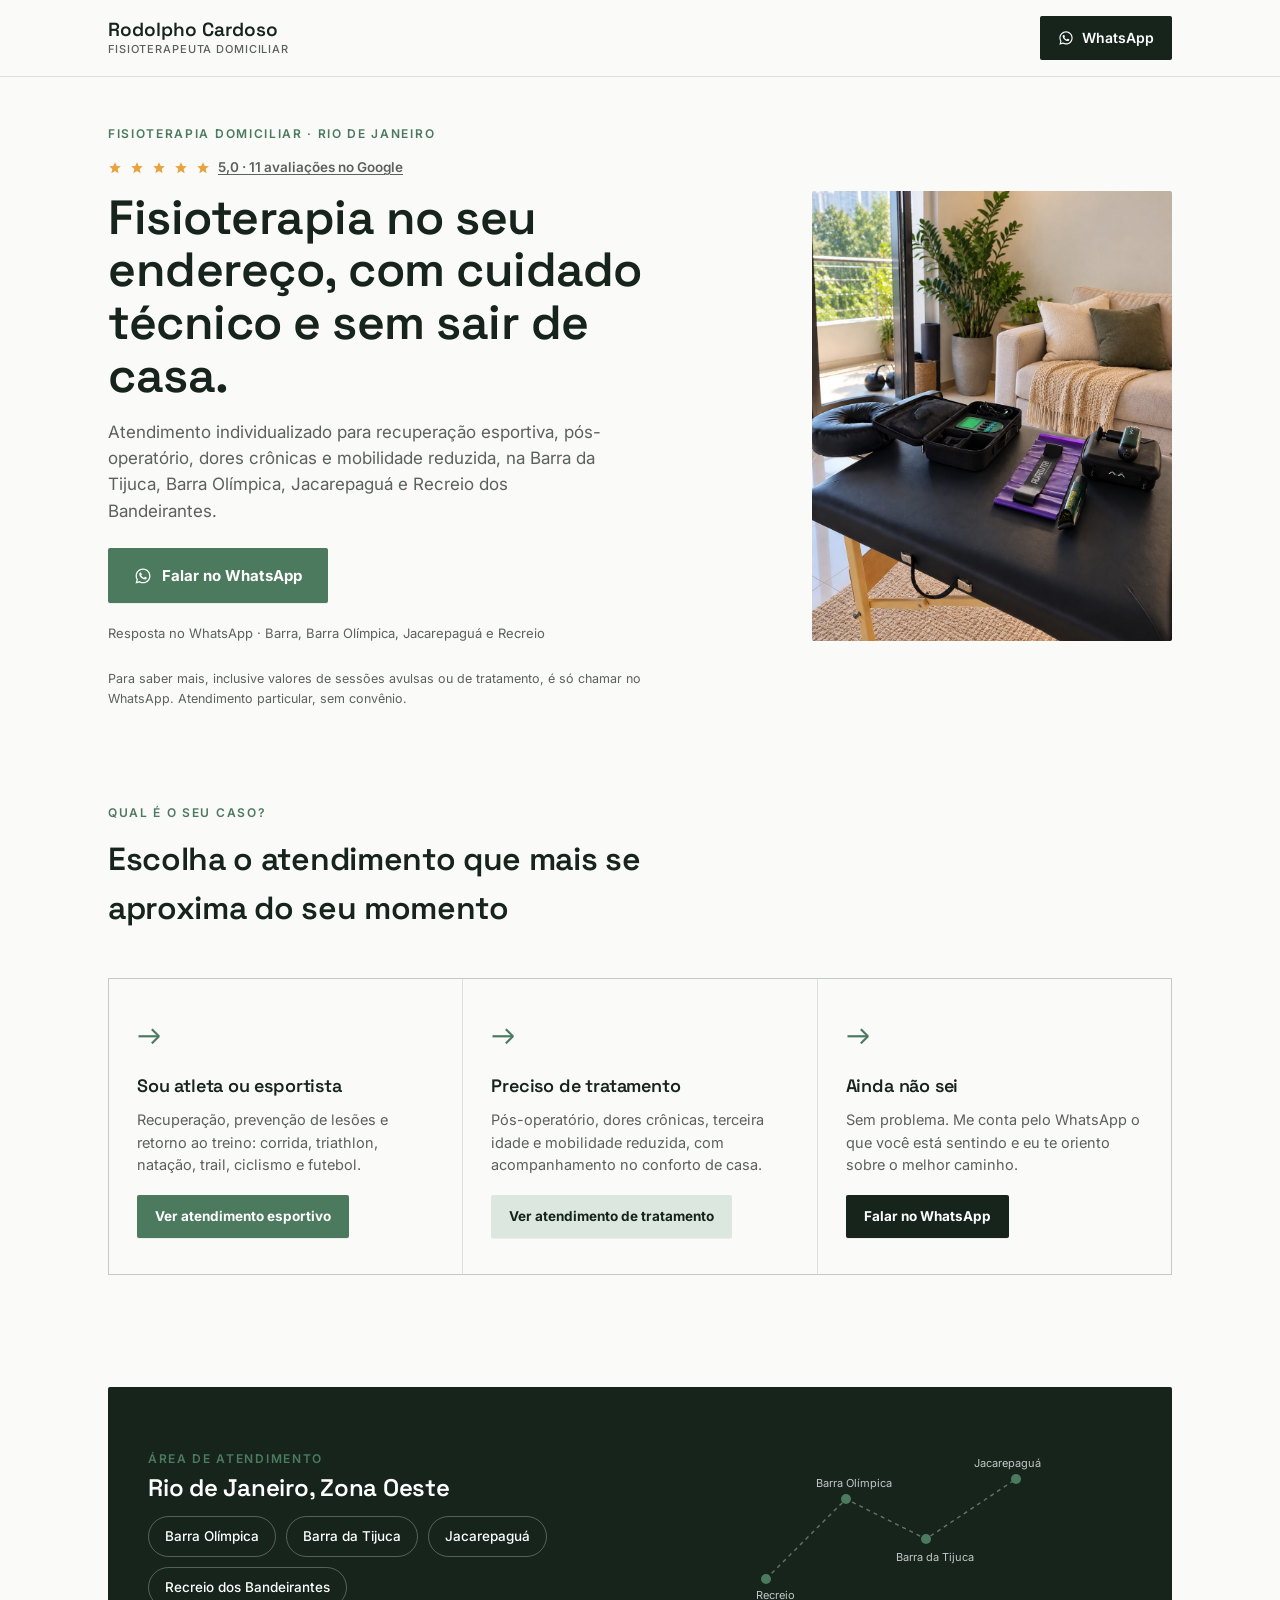
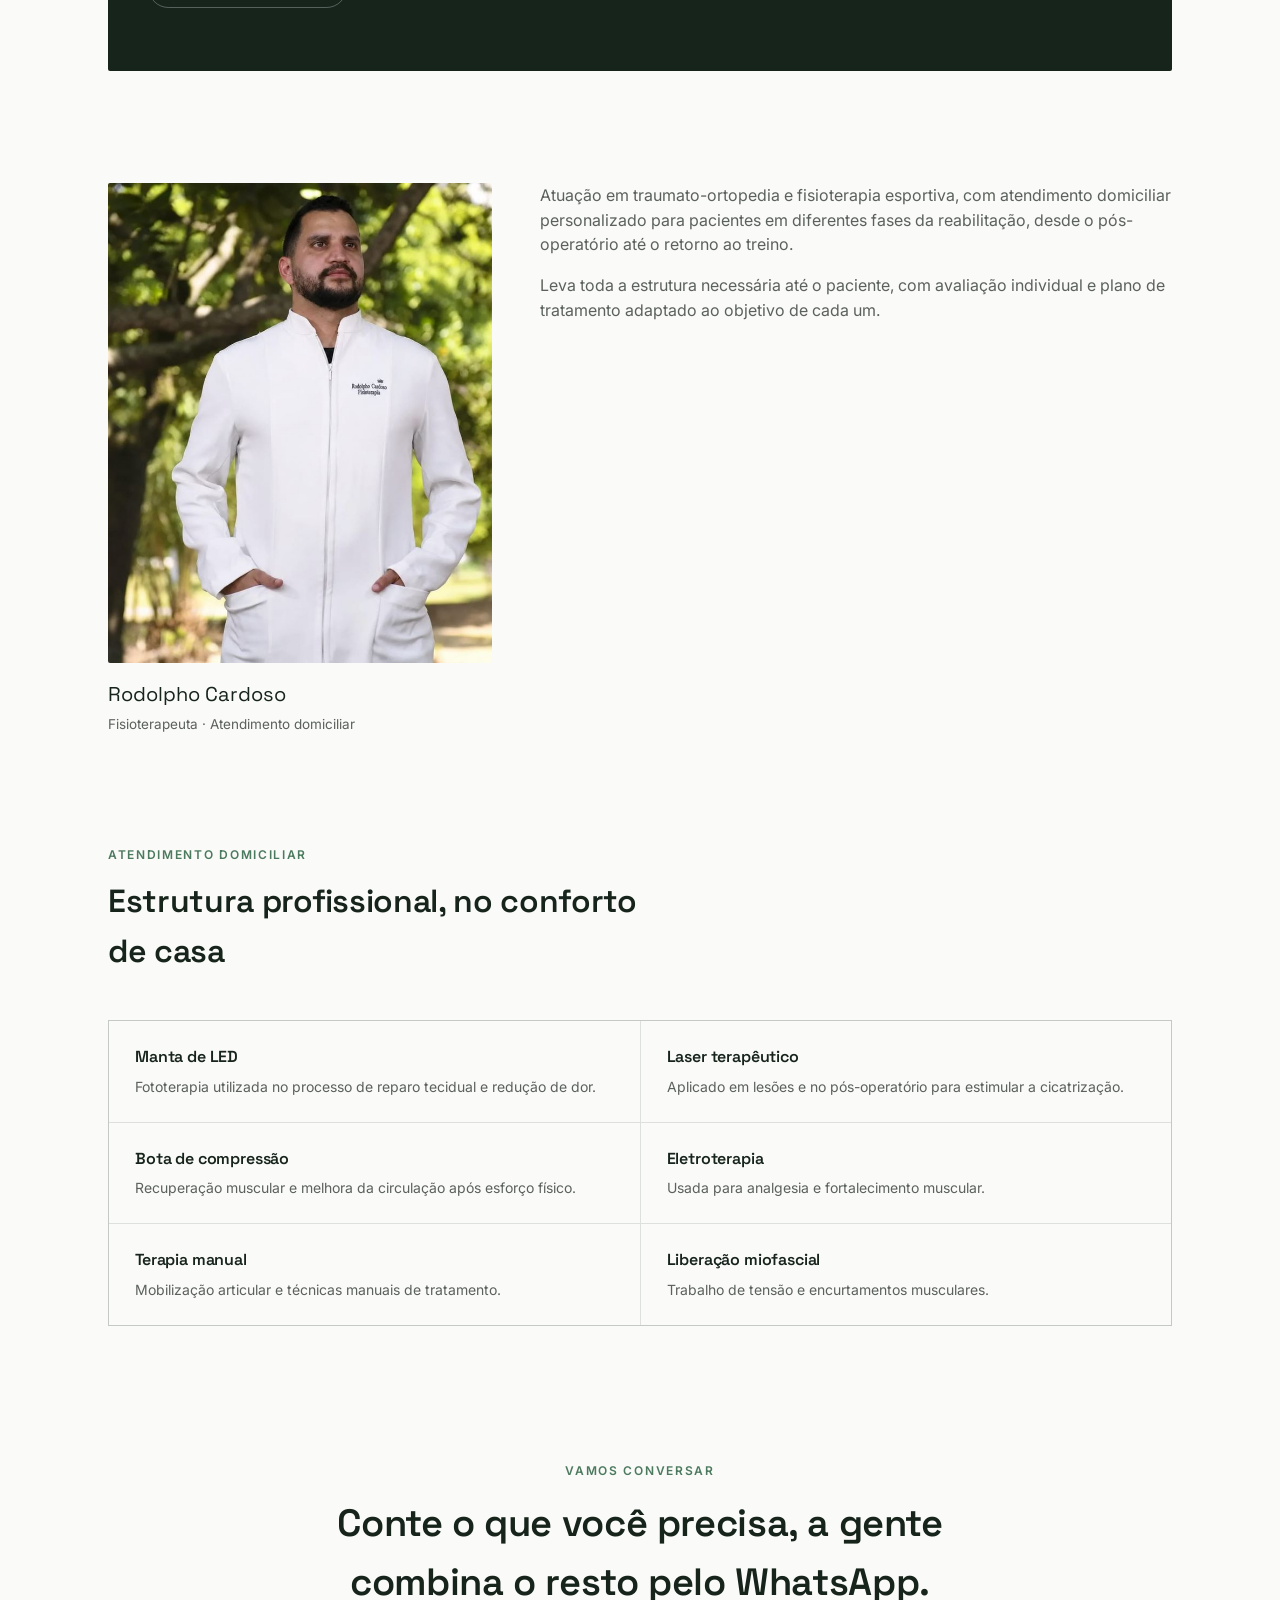
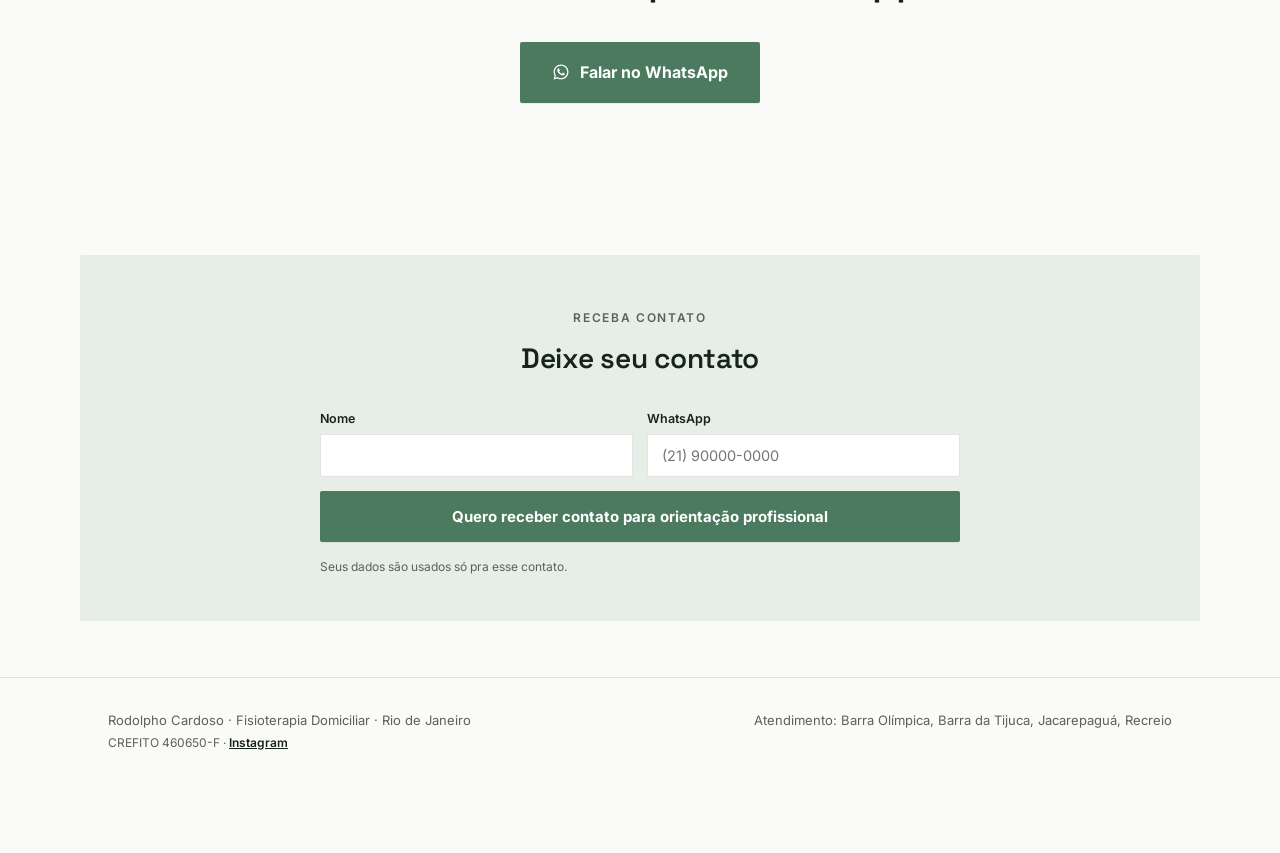
<file: index.html>
<!DOCTYPE html>
<html lang="pt-BR">
<head>
  <!-- Google tag (gtag.js) -->
<script async src="https://www.googletagmanager.com/gtag/js?id=AW-18378228539"></script>
<script>
  window.dataLayer = window.dataLayer || [];
  function gtag(){dataLayer.push(arguments);}
  gtag('js', new Date());

  gtag('config', 'AW-18378228539');
</script>
  <!-- Event snippet for Clique WhatsApp conversion page
In your html page, add the snippet and call gtag_report_conversion when someone clicks on the chosen link or button. -->
<script>
function gtag_report_conversion(url) {
  var callback = function () {
    if (typeof(url) != 'undefined') {
      window.location = url;
    }
  };
  gtag('event', 'conversion', {
      'send_to': 'AW-18378228539/H8-dCIz3qeMcELuGtrtE',
      'value': 1.0,
      'currency': 'BRL',
      'event_callback': callback
  });
  return false;
}
</script>

<meta charset="UTF-8">
<meta name="viewport" content="width=device-width, initial-scale=1.0">
<title>Rodolpho Cardoso, Fisioterapeuta Domiciliar | Rio de Janeiro</title>
<meta name="description" content="Fisioterapia domiciliar no Rio de Janeiro: reabilitação esportiva, pós-cirúrgica e tratamento da dor. Atendimento na Barra, Barra Olímpica, Jacarepaguá e Recreio.">
<link rel="stylesheet" href="style.css">
<link rel="icon" type="image/x-icon" href="assets/favicon.ico">
<link rel="icon" type="image/png" sizes="32x32" href="assets/favicon-32.png">
<link rel="apple-touch-icon" sizes="180x180" href="assets/apple-touch-icon.png">
</head>
<body>

<header>
  <div class="header-inner">
    <a class="wordmark" href="index.html">Rodolpho Cardoso<span>Fisioterapeuta Domiciliar</span></a>
    <a class="nav-cta" href="https://wa.me/5521983026722?text=Ol%C3%A1%2C%20Rodolpho!%20Gostaria%20de%20saber%20mais%20sobre%20o%20atendimento." onclick="return gtag_report_conversion('https://wa.me/5521983026722?text=Ol%C3%A1%2C%20Rodolpho!%20Gostaria%20de%20saber%20mais%20sobre%20o%20atendimento.');">
      <svg viewBox="0 0 24 24"><path d="M12.04 2C6.58 2 2.13 6.45 2.13 11.91c0 1.75.46 3.45 1.32 4.95L2.05 22l5.29-1.38a9.87 9.87 0 0 0 4.7 1.2h.01c5.46 0 9.9-4.45 9.9-9.91C21.96 6.45 17.5 2 12.04 2m0 18.06h-.01a8.2 8.2 0 0 1-4.18-1.14l-.3-.18-3.11.82.83-3.03-.2-.31a8.15 8.15 0 0 1-1.26-4.33c0-4.52 3.68-8.2 8.22-8.2 2.2 0 4.26.86 5.82 2.42a8.15 8.15 0 0 1 2.41 5.8c0 4.53-3.69 8.15-8.22 8.15m4.51-6.11c-.25-.12-1.47-.72-1.7-.81-.23-.08-.39-.12-.56.13-.17.24-.64.81-.78.97-.14.17-.29.19-.53.06-.25-.12-1.04-.38-1.98-1.22-.73-.65-1.23-1.45-1.37-1.7-.14-.24-.02-.37.11-.5.11-.11.25-.29.37-.43.12-.14.16-.25.25-.41.08-.17.04-.31-.02-.43-.06-.13-.56-1.35-.77-1.85-.2-.48-.41-.42-.56-.42-.14-.01-.31-.01-.48-.01-.17 0-.43.06-.66.31-.23.24-.86.84-.86 2.05s.88 2.38 1 2.54c.13.17 1.73 2.65 4.2 3.71.59.25 1.05.4 1.4.52.59.19 1.13.16 1.55.1.47-.07 1.47-.6 1.68-1.19.21-.58.21-1.08.14-1.19-.06-.11-.23-.17-.48-.29" /></svg>
      WhatsApp
    </a>
  </div>
</header>

<section class="hero">
  <div class="wrap hero-grid">
    <div>
      <p class="eyebrow">Fisioterapia domiciliar · Rio de Janeiro</p>
      <div class="trust-badge">
        <svg viewBox="0 0 24 24"><path d="M12 2l2.9 6.6 7.1.6-5.4 4.7 1.6 7-6.2-3.8-6.2 3.8 1.6-7-5.4-4.7 7.1-.6z"/></svg>
        <svg viewBox="0 0 24 24"><path d="M12 2l2.9 6.6 7.1.6-5.4 4.7 1.6 7-6.2-3.8-6.2 3.8 1.6-7-5.4-4.7 7.1-.6z"/></svg>
        <svg viewBox="0 0 24 24"><path d="M12 2l2.9 6.6 7.1.6-5.4 4.7 1.6 7-6.2-3.8-6.2 3.8 1.6-7-5.4-4.7 7.1-.6z"/></svg>
        <svg viewBox="0 0 24 24"><path d="M12 2l2.9 6.6 7.1.6-5.4 4.7 1.6 7-6.2-3.8-6.2 3.8 1.6-7-5.4-4.7 7.1-.6z"/></svg>
        <svg viewBox="0 0 24 24"><path d="M12 2l2.9 6.6 7.1.6-5.4 4.7 1.6 7-6.2-3.8-6.2 3.8 1.6-7-5.4-4.7 7.1-.6z"/></svg>
        <a href="https://maps.app.goo.gl/9BTiEdinHm83BZe49" target="_blank" rel="noopener">5,0 · 11 avaliações no Google</a>
      </div>
      <h1>Fisioterapia no seu endereço, com cuidado técnico e sem sair de casa.</h1>
      <p class="lede">Atendimento individualizado para recuperação esportiva, pós-operatório, dores crônicas e mobilidade reduzida, na Barra da Tijuca, Barra Olímpica, Jacarepaguá e Recreio dos Bandeirantes.</p>
      <div class="hero-actions">
        <a class="btn-primary" href="https://wa.me/5521983026722?text=Ol%C3%A1%2C%20Rodolpho!%20Gostaria%20de%20saber%20mais%20sobre%20o%20atendimento." onclick="return gtag_report_conversion('https://wa.me/5521983026722?text=Ol%C3%A1%2C%20Rodolpho!%20Gostaria%20de%20saber%20mais%20sobre%20o%20atendimento.');">
          <svg viewBox="0 0 24 24"><path d="M12.04 2C6.58 2 2.13 6.45 2.13 11.91c0 1.75.46 3.45 1.32 4.95L2.05 22l5.29-1.38a9.87 9.87 0 0 0 4.7 1.2h.01c5.46 0 9.9-4.45 9.9-9.91C21.96 6.45 17.5 2 12.04 2m0 18.06h-.01a8.2 8.2 0 0 1-4.18-1.14l-.3-.18-3.11.82.83-3.03-.2-.31a8.15 8.15 0 0 1-1.26-4.33c0-4.52 3.68-8.2 8.22-8.2 2.2 0 4.26.86 5.82 2.42a8.15 8.15 0 0 1 2.41 5.8c0 4.53-3.69 8.15-8.22 8.15m4.51-6.11c-.25-.12-1.47-.72-1.7-.81-.23-.08-.39-.12-.56.13-.17.24-.64.81-.78.97-.14.17-.29.19-.53.06-.25-.12-1.04-.38-1.98-1.22-.73-.65-1.23-1.45-1.37-1.7-.14-.24-.02-.37.11-.5.11-.11.25-.29.37-.43.12-.14.16-.25.25-.41.08-.17.04-.31-.02-.43-.06-.13-.56-1.35-.77-1.85-.2-.48-.41-.42-.56-.42-.14-.01-.31-.01-.48-.01-.17 0-.43.06-.66.31-.23.24-.86.84-.86 2.05s.88 2.38 1 2.54c.13.17 1.73 2.65 4.2 3.71.59.25 1.05.4 1.4.52.59.19 1.13.16 1.55.1.47-.07 1.47-.6 1.68-1.19.21-.58.21-1.08.14-1.19-.06-.11-.23-.17-.48-.29" /></svg>
          Falar no WhatsApp
        </a>
        <span class="hero-note">Resposta no WhatsApp · Barra, Barra Olímpica, Jacarepaguá e Recreio</span>
        <span class="hero-note pricing-note">Para saber mais, inclusive valores de sessões avulsas ou de tratamento, é só chamar no WhatsApp. Atendimento particular, sem convênio.</span>
      </div>
    </div>
    <img class="hero-photo" src="assets/atendimento-domiciliar-sala.jpg" alt="Estrutura completa de atendimento levada por Rodolpho Cardoso até o paciente" loading="eager" decoding="async">
  </div>
</section>

<section id="caminhos">
  <div class="wrap">
    <div class="section-head">
      <p class="eyebrow">Qual é o seu caso?</p>
      <h2>Escolha o atendimento que mais se aproxima do seu momento</h2>
    </div>
    <div class="steps">
      <div class="step">
        <div class="step-num">→</div>
        <h3>Sou atleta ou esportista</h3>
        <p>Recuperação, prevenção de lesões e retorno ao treino: corrida, triathlon, natação, trail, ciclismo e futebol.</p>
        <div style="margin-top:18px;"><a class="btn-primary" style="padding:11px 18px;font-size:13.5px;" href="esporte.html">Ver atendimento esportivo</a></div>
      </div>
      <div class="step">
        <div class="step-num">→</div>
        <h3>Preciso de tratamento</h3>
        <p>Pós-operatório, dores crônicas, terceira idade e mobilidade reduzida, com acompanhamento no conforto de casa.</p>
        <div style="margin-top:18px;"><a class="btn-primary" style="padding:11px 18px;font-size:13.5px;background:var(--accent-soft);color:var(--forest-900);" href="tratamento.html">Ver atendimento de tratamento</a></div>
      </div>
      <div class="step">
        <div class="step-num">→</div>
        <h3>Ainda não sei</h3>
        <p>Sem problema. Me conta pelo WhatsApp o que você está sentindo e eu te oriento sobre o melhor caminho.</p>
        <div style="margin-top:18px;"><a class="btn-primary" style="padding:11px 18px;font-size:13.5px;background:var(--forest-900);" href="https://wa.me/5521983026722?text=Ol%C3%A1%2C%20Rodolpho!%20N%C3%A3o%20tenho%20certeza%20se%20preciso%20de%20fisioterapia%20esportiva%20ou%20de%20tratamento%20geral%2C%20pode%20me%20ajudar%20a%20entender%3F" onclick="return gtag_report_conversion('https://wa.me/5521983026722?text=Ol%C3%A1%2C%20Rodolpho!%20N%C3%A3o%20tenho%20certeza%20se%20preciso%20de%20fisioterapia%20esportiva%20ou%20de%20tratamento%20geral%2C%20pode%20me%20ajudar%20a%20entender%3F');">Falar no WhatsApp</a></div>
      </div>
    </div>
  </div>
</section>

<section id="area">
  <div class="wrap">
    <div class="area-panel">
      <div>
        <p class="eyebrow">Área de atendimento</p>
        <h2>Rio de Janeiro, Zona Oeste</h2>
        <div class="chip-list">
          <span class="chip">Barra Olímpica</span>
          <span class="chip">Barra da Tijuca</span>
          <span class="chip">Jacarepaguá</span>
          <span class="chip">Recreio dos Bandeirantes</span>
        </div>
      </div>
      <div class="area-map" aria-hidden="true">
        <svg viewBox="0 0 300 180">
          <path d="M20 140 L100 60 L180 100 L270 40"/>
          <circle cx="20" cy="140" r="5"/>
          <circle cx="100" cy="60" r="5"/>
          <circle cx="180" cy="100" r="5"/>
          <circle cx="270" cy="40" r="5"/>
          <text class="dot-label" x="10" y="160">Recreio</text>
          <text class="dot-label" x="70" y="48">Barra Olímpica</text>
          <text class="dot-label" x="150" y="122">Barra da Tijuca</text>
          <text class="dot-label" x="228" y="28">Jacarepaguá</text>
        </svg>
      </div>
    </div>
  </div>
</section>

<section id="sobre">
  <div class="wrap about">
    <div>
      <img class="about-photo" src="assets/rodolpho-jaleco.jpg" alt="Rodolpho Cardoso, fisioterapeuta" loading="lazy" decoding="async">
      <div class="about-name">Rodolpho Cardoso</div>
      <div class="about-role">Fisioterapeuta · Atendimento domiciliar</div>
    </div>
    <div class="about-copy">
      <p>Atuação em traumato-ortopedia e fisioterapia esportiva, com atendimento domiciliar personalizado para pacientes em diferentes fases da reabilitação, desde o pós-operatório até o retorno ao treino.</p>
      <p>Leva toda a estrutura necessária até o paciente, com avaliação individual e plano de tratamento adaptado ao objetivo de cada um.</p>
    </div>
  </div>
</section>

<section id="estrutura">
  <div class="wrap">
    <div class="section-head">
      <p class="eyebrow">Atendimento domiciliar</p>
      <h2>Estrutura profissional, no conforto de casa</h2>
    </div>
    <div class="equip-grid">
      <div class="equip-item">
        <h3>Manta de LED</h3>
        <p>Fototerapia utilizada no processo de reparo tecidual e redução de dor.</p>
      </div>
      <div class="equip-item">
        <h3>Laser terapêutico</h3>
        <p>Aplicado em lesões e no pós-operatório para estimular a cicatrização.</p>
      </div>
      <div class="equip-item">
        <h3>Bota de compressão</h3>
        <p>Recuperação muscular e melhora da circulação após esforço físico.</p>
      </div>
      <div class="equip-item">
        <h3>Eletroterapia</h3>
        <p>Usada para analgesia e fortalecimento muscular.</p>
      </div>
      <div class="equip-item">
        <h3>Terapia manual</h3>
        <p>Mobilização articular e técnicas manuais de tratamento.</p>
      </div>
      <div class="equip-item">
        <h3>Liberação miofascial</h3>
        <p>Trabalho de tensão e encurtamentos musculares.</p>
      </div>
    </div>
  </div>
</section>

<section class="final-cta">
  <div class="wrap">
    <p class="eyebrow">Vamos conversar</p>
    <h2>Conte o que você precisa, a gente combina o resto pelo WhatsApp.</h2>
    <a class="btn-primary" href="https://wa.me/5521983026722?text=Ol%C3%A1%2C%20Rodolpho!%20Gostaria%20de%20saber%20mais%20sobre%20o%20atendimento." onclick="return gtag_report_conversion('https://wa.me/5521983026722?text=Ol%C3%A1%2C%20Rodolpho!%20Gostaria%20de%20saber%20mais%20sobre%20o%20atendimento.');">
      <svg viewBox="0 0 24 24"><path d="M12.04 2C6.58 2 2.13 6.45 2.13 11.91c0 1.75.46 3.45 1.32 4.95L2.05 22l5.29-1.38a9.87 9.87 0 0 0 4.7 1.2h.01c5.46 0 9.9-4.45 9.9-9.91C21.96 6.45 17.5 2 12.04 2m0 18.06h-.01a8.2 8.2 0 0 1-4.18-1.14l-.3-.18-3.11.82.83-3.03-.2-.31a8.15 8.15 0 0 1-1.26-4.33c0-4.52 3.68-8.2 8.22-8.2 2.2 0 4.26.86 5.82 2.42a8.15 8.15 0 0 1 2.41 5.8c0 4.53-3.69 8.15-8.22 8.15m4.51-6.11c-.25-.12-1.47-.72-1.7-.81-.23-.08-.39-.12-.56.13-.17.24-.64.81-.78.97-.14.17-.29.19-.53.06-.25-.12-1.04-.38-1.98-1.22-.73-.65-1.23-1.45-1.37-1.7-.14-.24-.02-.37.11-.5.11-.11.25-.29.37-.43.12-.14.16-.25.25-.41.08-.17.04-.31-.02-.43-.06-.13-.56-1.35-.77-1.85-.2-.48-.41-.42-.56-.42-.14-.01-.31-.01-.48-.01-.17 0-.43.06-.66.31-.23.24-.86.84-.86 2.05s.88 2.38 1 2.54c.13.17 1.73 2.65 4.2 3.71.59.25 1.05.4 1.4.52.59.19 1.13.16 1.55.1.47-.07 1.47-.6 1.68-1.19.21-.58.21-1.08.14-1.19-.06-.11-.23-.17-.48-.29" /></svg>
      Falar no WhatsApp
    </a>
  </div>
</section>

<section id="contato-form">
  <div class="wrap lead-capture">
    <p class="eyebrow">Receba contato</p>
    <h2>Deixe seu contato</h2>
    <form class="lead-form" id="lead-form" action="https://formspree.io/f/xvkoaknw" method="POST">
      <input type="hidden" name="_subject" value="Novo lead do site — Home">
      <div>
        <label for="nome">Nome</label>
        <input type="text" id="nome" name="Nome" required>
      </div>
      <div>
        <label for="whatsapp">WhatsApp</label>
        <input type="tel" id="whatsapp" name="WhatsApp" placeholder="(21) 90000-0000" required>
      </div>
      <div class="full">
        <button class="btn-primary" type="submit" style="width:100%;">Quero receber contato para orientação profissional</button>
      </div>
      <span class="lead-form-note">Seus dados são usados só pra esse contato.</span>
    </form>
  </div>
</section>
<script>
document.getElementById('lead-form').addEventListener('submit', function(e){
  e.preventDefault();
  var form = e.target;
  fetch(form.action, {
    method: 'POST',
    body: new FormData(form),
    headers: {'Accept':'application/json'}
  }).then(function(response){
    if (response.ok) {
      window.location.href = 'obrigado.html';
    } else {
      alert('Não foi possível enviar agora. Tenta de novo ou chama no WhatsApp.');
    }
  }).catch(function(){
    alert('Não foi possível enviar agora. Tenta de novo ou chama no WhatsApp.');
  });
});
</script>

<footer>
  <div class="wrap footer-row">
    <span>Rodolpho Cardoso · Fisioterapia Domiciliar · Rio de Janeiro</span>
    <span>Atendimento: Barra Olímpica, Barra da Tijuca, Jacarepaguá, Recreio</span>
  </div>
  <div class="wrap footer-crefito">CREFITO 460650-F · <a href="https://www.instagram.com/rodolpho.fisio/" target="_blank" rel="noopener" style="color:var(--forest-900);text-decoration:underline;font-weight:600;">Instagram</a></div>
</footer>

<div class="sticky-cta">
  <a href="https://wa.me/5521983026722?text=Ol%C3%A1%2C%20Rodolpho!%20Gostaria%20de%20saber%20mais%20sobre%20o%20atendimento." onclick="return gtag_report_conversion('https://wa.me/5521983026722?text=Ol%C3%A1%2C%20Rodolpho!%20Gostaria%20de%20saber%20mais%20sobre%20o%20atendimento.');">
    <svg viewBox="0 0 24 24"><path d="M12.04 2C6.58 2 2.13 6.45 2.13 11.91c0 1.75.46 3.45 1.32 4.95L2.05 22l5.29-1.38a9.87 9.87 0 0 0 4.7 1.2h.01c5.46 0 9.9-4.45 9.9-9.91C21.96 6.45 17.5 2 12.04 2m0 18.06h-.01a8.2 8.2 0 0 1-4.18-1.14l-.3-.18-3.11.82.83-3.03-.2-.31a8.15 8.15 0 0 1-1.26-4.33c0-4.52 3.68-8.2 8.22-8.2 2.2 0 4.26.86 5.82 2.42a8.15 8.15 0 0 1 2.41 5.8c0 4.53-3.69 8.15-8.22 8.15m4.51-6.11c-.25-.12-1.47-.72-1.7-.81-.23-.08-.39-.12-.56.13-.17.24-.64.81-.78.97-.14.17-.29.19-.53.06-.25-.12-1.04-.38-1.98-1.22-.73-.65-1.23-1.45-1.37-1.7-.14-.24-.02-.37.11-.5.11-.11.25-.29.37-.43.12-.14.16-.25.25-.41.08-.17.04-.31-.02-.43-.06-.13-.56-1.35-.77-1.85-.2-.48-.41-.42-.56-.42-.14-.01-.31-.01-.48-.01-.17 0-.43.06-.66.31-.23.24-.86.84-.86 2.05s.88 2.38 1 2.54c.13.17 1.73 2.65 4.2 3.71.59.25 1.05.4 1.4.52.59.19 1.13.16 1.55.1.47-.07 1.47-.6 1.68-1.19.21-.58.21-1.08.14-1.19-.06-.11-.23-.17-.48-.29" /></svg>
    Falar no WhatsApp agora
  </a>
</div>

</body>
</html>
</file>
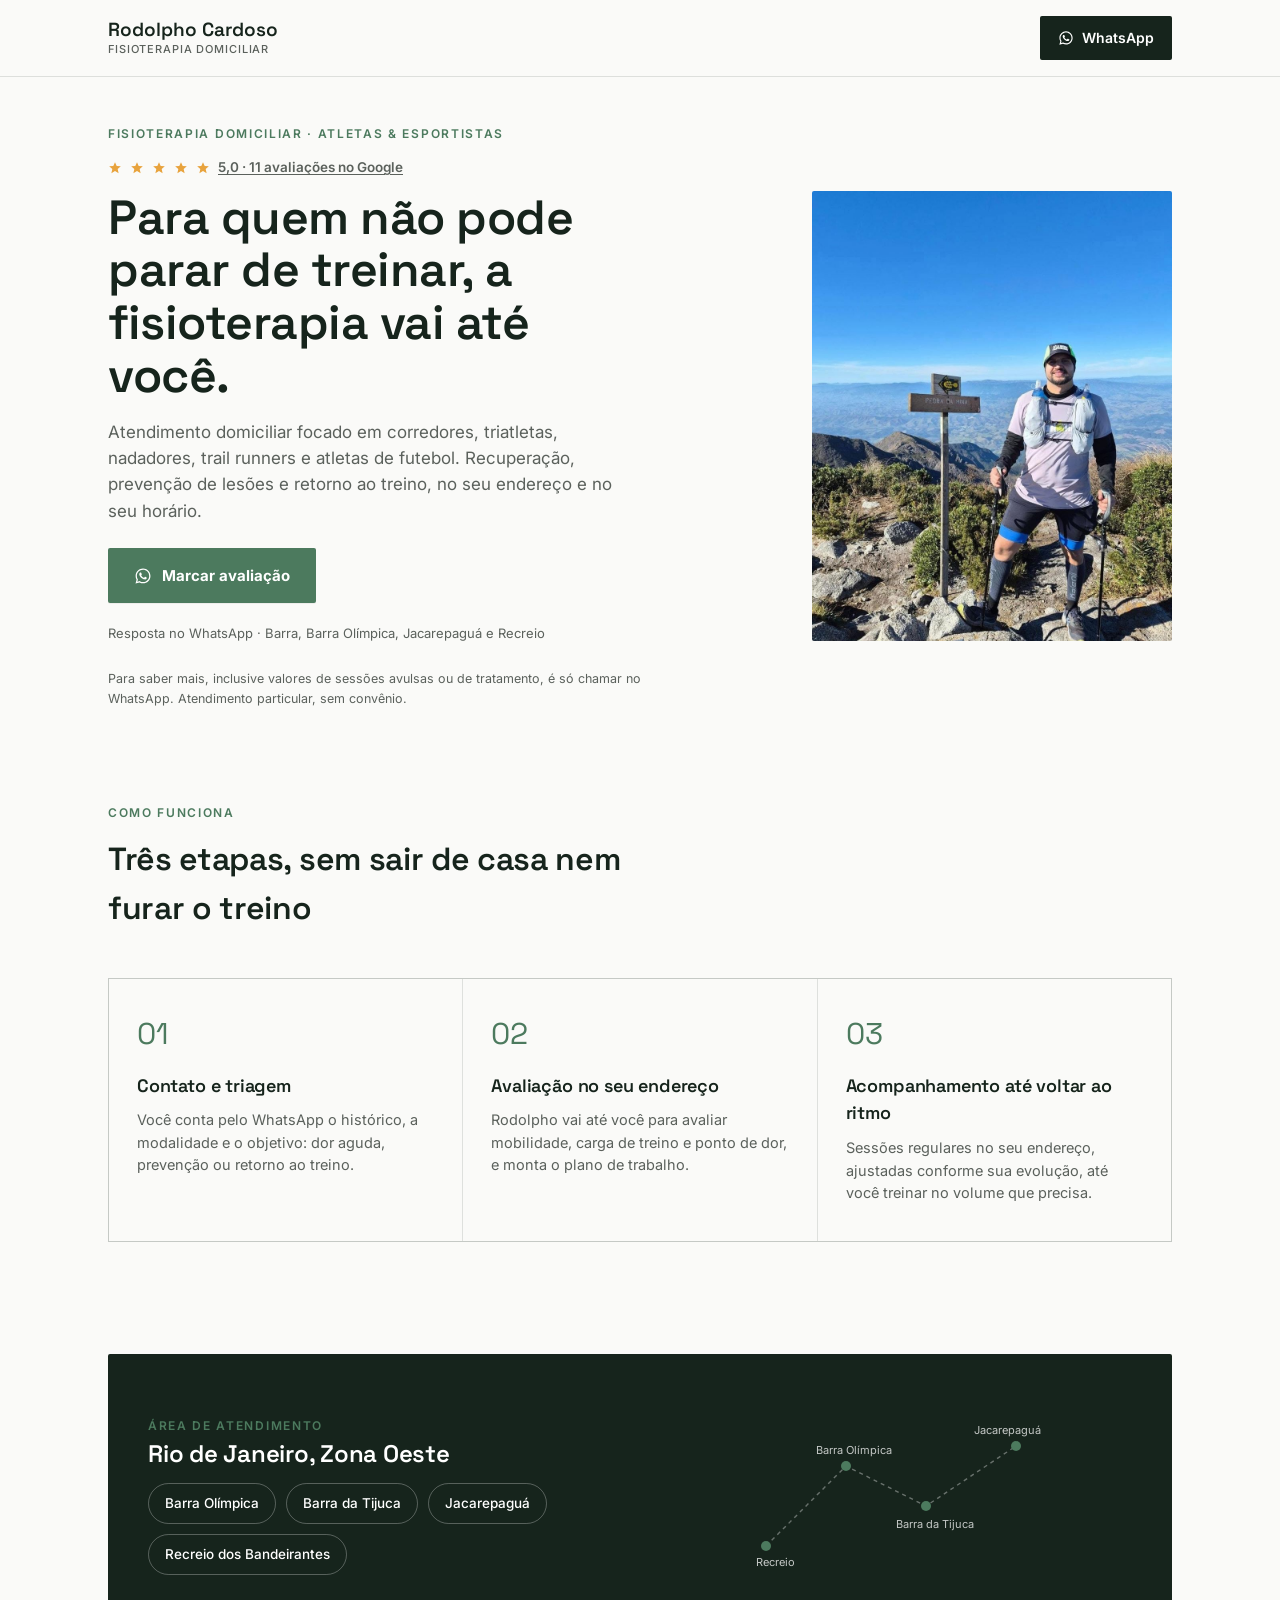
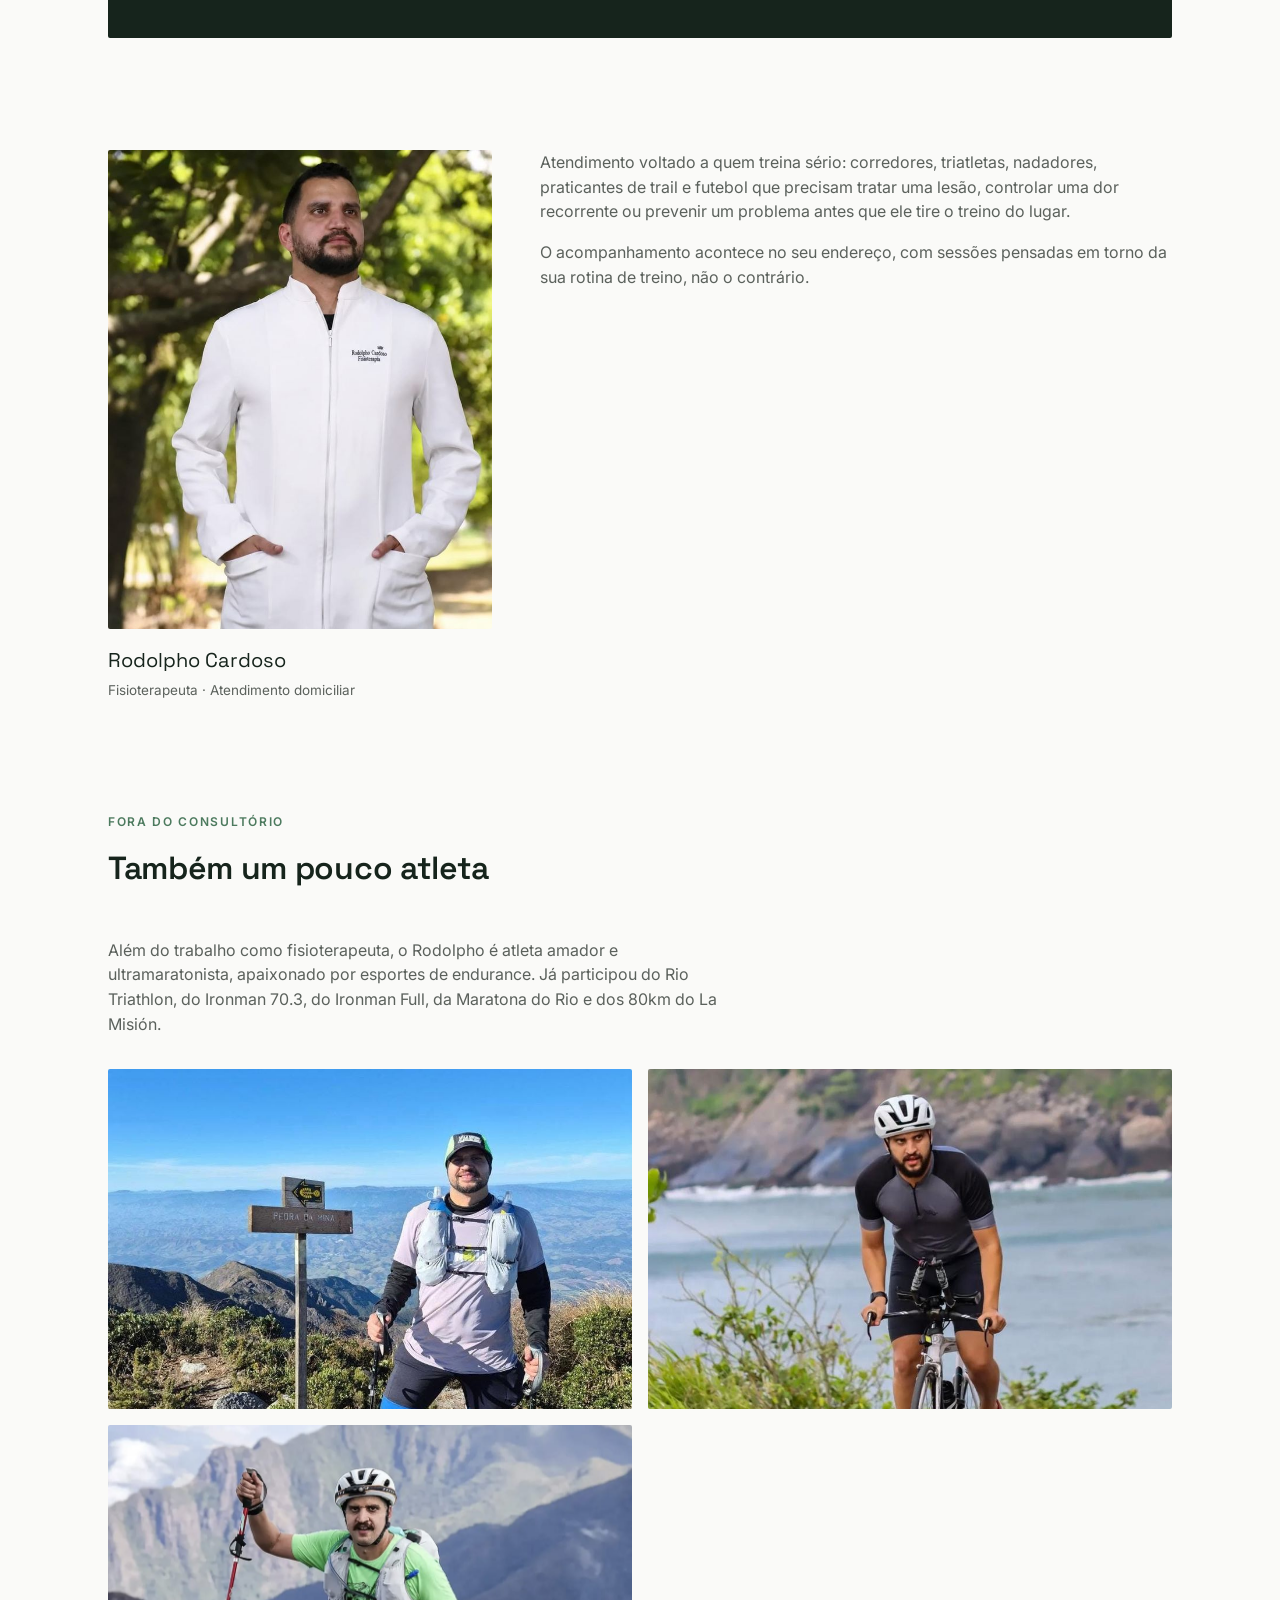
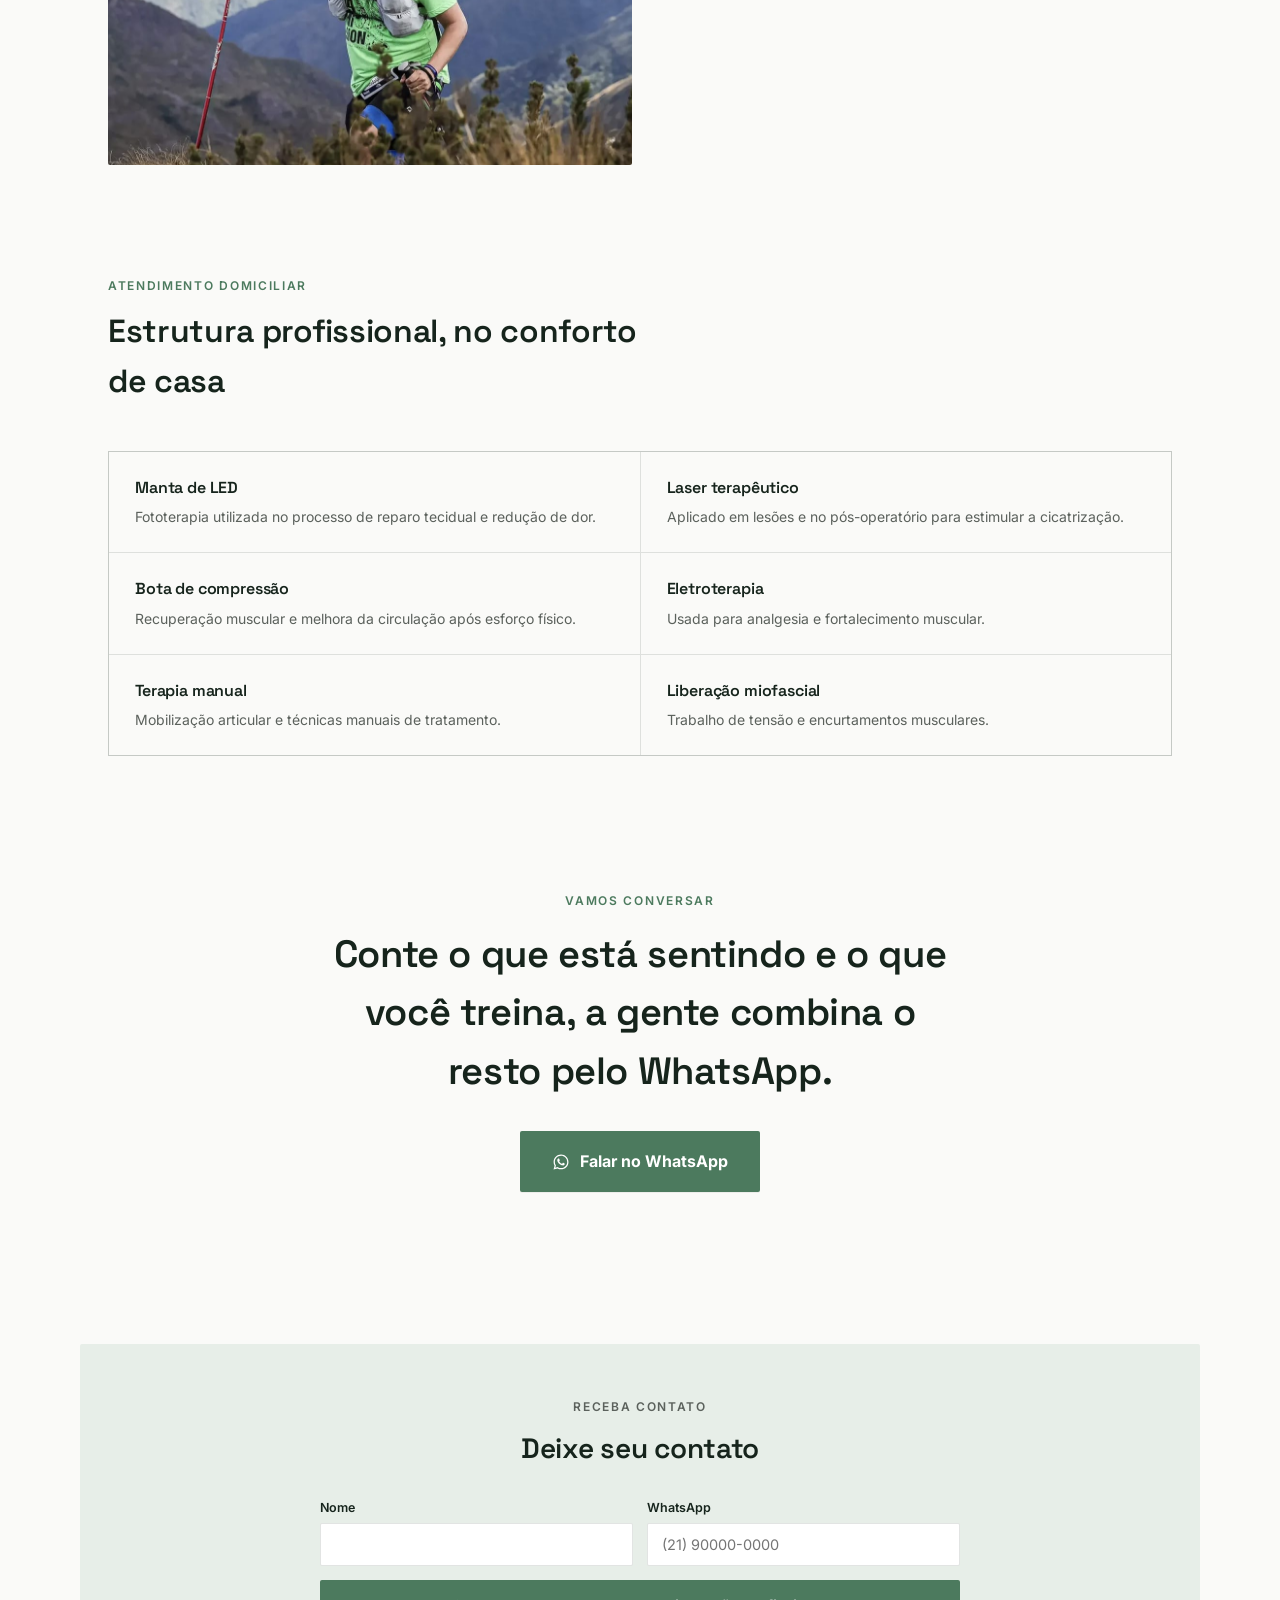
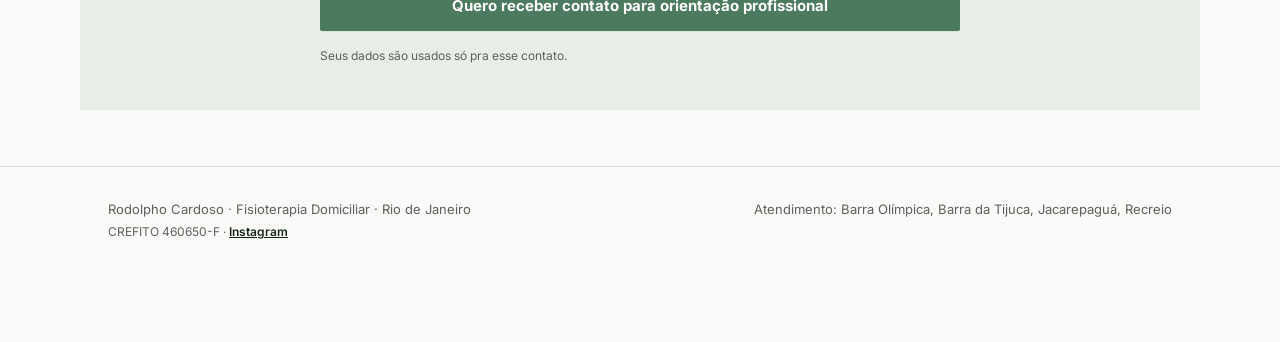
<file: esporte.html>
<!DOCTYPE html>
<html lang="pt-BR">
<head>
  <!-- Google tag (gtag.js) -->
<script async src="https://www.googletagmanager.com/gtag/js?id=AW-18378228539"></script>
<script>
  window.dataLayer = window.dataLayer || [];
  function gtag(){dataLayer.push(arguments);}
  gtag('js', new Date());

  gtag('config', 'AW-18378228539');
</script>
  <!-- Event snippet for Clique WhatsApp conversion page
In your html page, add the snippet and call gtag_report_conversion when someone clicks on the chosen link or button. -->
<script>
function gtag_report_conversion(url) {
  var callback = function () {
    if (typeof(url) != 'undefined') {
      window.location = url;
    }
  };
  gtag('event', 'conversion', {
      'send_to': 'AW-18378228539/H8-dCIz3qeMcELuGtrtE',
      'value': 1.0,
      'currency': 'BRL',
      'event_callback': callback
  });
  return false;
}
</script>

<meta charset="UTF-8">
<meta name="viewport" content="width=device-width, initial-scale=1.0">
<title>Rodolpho Cardoso, Fisioterapia Domiciliar para Atletas | Rio de Janeiro</title>
<meta name="description" content="Fisioterapia domiciliar para atletas de corrida, triathlon, natação, trail e futebol na Barra, Barra Olímpica, Jacarepaguá e Recreio. Avaliação e plano de recuperação no seu endereço.">
<link rel="stylesheet" href="style.css">
<link rel="icon" type="image/x-icon" href="assets/favicon.ico">
<link rel="icon" type="image/png" sizes="32x32" href="assets/favicon-32.png">
<link rel="apple-touch-icon" sizes="180x180" href="assets/apple-touch-icon.png">
</head>
<body class="esporte">

<header>
  <div class="header-inner">
    <a class="wordmark" href="index.html">Rodolpho Cardoso<span>Fisioterapia Domiciliar</span></a>
    <a class="nav-cta" href="https://wa.me/5521983026722?text=Ol%C3%A1%2C%20Rodolpho!%20Quero%20marcar%20uma%20avalia%C3%A7%C3%A3o%20de%20fisioterapia%20para%20treino%2Frecupera%C3%A7%C3%A3o." onclick="return gtag_report_conversion('https://wa.me/5521983026722?text=Ol%C3%A1%2C%20Rodolpho!%20Quero%20marcar%20uma%20avalia%C3%A7%C3%A3o%20de%20fisioterapia%20para%20treino%2Frecupera%C3%A7%C3%A3o.');">
      <svg viewBox="0 0 24 24"><path d="M12.04 2C6.58 2 2.13 6.45 2.13 11.91c0 1.75.46 3.45 1.32 4.95L2.05 22l5.29-1.38a9.87 9.87 0 0 0 4.7 1.2h.01c5.46 0 9.9-4.45 9.9-9.91C21.96 6.45 17.5 2 12.04 2m0 18.06h-.01a8.2 8.2 0 0 1-4.18-1.14l-.3-.18-3.11.82.83-3.03-.2-.31a8.15 8.15 0 0 1-1.26-4.33c0-4.52 3.68-8.2 8.22-8.2 2.2 0 4.26.86 5.82 2.42a8.15 8.15 0 0 1 2.41 5.8c0 4.53-3.69 8.15-8.22 8.15m4.51-6.11c-.25-.12-1.47-.72-1.7-.81-.23-.08-.39-.12-.56.13-.17.24-.64.81-.78.97-.14.17-.29.19-.53.06-.25-.12-1.04-.38-1.98-1.22-.73-.65-1.23-1.45-1.37-1.7-.14-.24-.02-.37.11-.5.11-.11.25-.29.37-.43.12-.14.16-.25.25-.41.08-.17.04-.31-.02-.43-.06-.13-.56-1.35-.77-1.85-.2-.48-.41-.42-.56-.42-.14-.01-.31-.01-.48-.01-.17 0-.43.06-.66.31-.23.24-.86.84-.86 2.05s.88 2.38 1 2.54c.13.17 1.73 2.65 4.2 3.71.59.25 1.05.4 1.4.52.59.19 1.13.16 1.55.1.47-.07 1.47-.6 1.68-1.19.21-.58.21-1.08.14-1.19-.06-.11-.23-.17-.48-.29" /></svg>
      WhatsApp
    </a>
  </div>
</header>

<section class="hero">
  <div class="wrap hero-grid">
    <div>
      <p class="eyebrow">Fisioterapia domiciliar · Atletas &amp; esportistas</p>
      <div class="trust-badge">
        <svg viewBox="0 0 24 24"><path d="M12 2l2.9 6.6 7.1.6-5.4 4.7 1.6 7-6.2-3.8-6.2 3.8 1.6-7-5.4-4.7 7.1-.6z"/></svg>
        <svg viewBox="0 0 24 24"><path d="M12 2l2.9 6.6 7.1.6-5.4 4.7 1.6 7-6.2-3.8-6.2 3.8 1.6-7-5.4-4.7 7.1-.6z"/></svg>
        <svg viewBox="0 0 24 24"><path d="M12 2l2.9 6.6 7.1.6-5.4 4.7 1.6 7-6.2-3.8-6.2 3.8 1.6-7-5.4-4.7 7.1-.6z"/></svg>
        <svg viewBox="0 0 24 24"><path d="M12 2l2.9 6.6 7.1.6-5.4 4.7 1.6 7-6.2-3.8-6.2 3.8 1.6-7-5.4-4.7 7.1-.6z"/></svg>
        <svg viewBox="0 0 24 24"><path d="M12 2l2.9 6.6 7.1.6-5.4 4.7 1.6 7-6.2-3.8-6.2 3.8 1.6-7-5.4-4.7 7.1-.6z"/></svg>
        <a href="https://maps.app.goo.gl/9BTiEdinHm83BZe49" target="_blank" rel="noopener">5,0 · 11 avaliações no Google</a>
      </div>
      <h1>Para quem não pode parar de treinar, a fisioterapia vai até você.</h1>
      <p class="lede">Atendimento domiciliar focado em corredores, triatletas, nadadores, trail runners e atletas de futebol. Recuperação, prevenção de lesões e retorno ao treino, no seu endereço e no seu horário.</p>
      <div class="hero-actions">
        <a class="btn-primary" href="https://wa.me/5521983026722?text=Ol%C3%A1%2C%20Rodolpho!%20Quero%20marcar%20uma%20avalia%C3%A7%C3%A3o%20de%20fisioterapia%20para%20treino%2Frecupera%C3%A7%C3%A3o." onclick="return gtag_report_conversion('https://wa.me/5521983026722?text=Ol%C3%A1%2C%20Rodolpho!%20Quero%20marcar%20uma%20avalia%C3%A7%C3%A3o%20de%20fisioterapia%20para%20treino%2Frecupera%C3%A7%C3%A3o.');">
          <svg viewBox="0 0 24 24"><path d="M12.04 2C6.58 2 2.13 6.45 2.13 11.91c0 1.75.46 3.45 1.32 4.95L2.05 22l5.29-1.38a9.87 9.87 0 0 0 4.7 1.2h.01c5.46 0 9.9-4.45 9.9-9.91C21.96 6.45 17.5 2 12.04 2m0 18.06h-.01a8.2 8.2 0 0 1-4.18-1.14l-.3-.18-3.11.82.83-3.03-.2-.31a8.15 8.15 0 0 1-1.26-4.33c0-4.52 3.68-8.2 8.22-8.2 2.2 0 4.26.86 5.82 2.42a8.15 8.15 0 0 1 2.41 5.8c0 4.53-3.69 8.15-8.22 8.15m4.51-6.11c-.25-.12-1.47-.72-1.7-.81-.23-.08-.39-.12-.56.13-.17.24-.64.81-.78.97-.14.17-.29.19-.53.06-.25-.12-1.04-.38-1.98-1.22-.73-.65-1.23-1.45-1.37-1.7-.14-.24-.02-.37.11-.5.11-.11.25-.29.37-.43.12-.14.16-.25.25-.41.08-.17.04-.31-.02-.43-.06-.13-.56-1.35-.77-1.85-.2-.48-.41-.42-.56-.42-.14-.01-.31-.01-.48-.01-.17 0-.43.06-.66.31-.23.24-.86.84-.86 2.05s.88 2.38 1 2.54c.13.17 1.73 2.65 4.2 3.71.59.25 1.05.4 1.4.52.59.19 1.13.16 1.55.1.47-.07 1.47-.6 1.68-1.19.21-.58.21-1.08.14-1.19-.06-.11-.23-.17-.48-.29" /></svg>
          Marcar avaliação
        </a>
        <span class="hero-note">Resposta no WhatsApp · Barra, Barra Olímpica, Jacarepaguá e Recreio</span>
        <span class="hero-note pricing-note">Para saber mais, inclusive valores de sessões avulsas ou de tratamento, é só chamar no WhatsApp. Atendimento particular, sem convênio.</span>
      </div>
    </div>
    <img class="hero-photo" src="assets/rodolpho-trekking.jpg" alt="Rodolpho Cardoso em trekking na Pedra da Mina" loading="eager" decoding="async">
  </div>
</section>

<section id="como-funciona">
  <div class="wrap">
    <div class="section-head">
      <p class="eyebrow">Como funciona</p>
      <h2>Três etapas, sem sair de casa nem furar o treino</h2>
    </div>
    <div class="steps">
      <div class="step">
        <div class="step-num">01</div>
        <h3>Contato e triagem</h3>
        <p>Você conta pelo WhatsApp o histórico, a modalidade e o objetivo: dor aguda, prevenção ou retorno ao treino.</p>
      </div>
      <div class="step">
        <div class="step-num">02</div>
        <h3>Avaliação no seu endereço</h3>
        <p>Rodolpho vai até você para avaliar mobilidade, carga de treino e ponto de dor, e monta o plano de trabalho.</p>
      </div>
      <div class="step">
        <div class="step-num">03</div>
        <h3>Acompanhamento até voltar ao ritmo</h3>
        <p>Sessões regulares no seu endereço, ajustadas conforme sua evolução, até você treinar no volume que precisa.</p>
      </div>
    </div>
  </div>
</section>

<section id="area">
  <div class="wrap">
    <div class="area-panel">
      <div>
        <p class="eyebrow">Área de atendimento</p>
        <h2>Rio de Janeiro, Zona Oeste</h2>
        <div class="chip-list">
          <span class="chip">Barra Olímpica</span>
          <span class="chip">Barra da Tijuca</span>
          <span class="chip">Jacarepaguá</span>
          <span class="chip">Recreio dos Bandeirantes</span>
        </div>
      </div>
      <div class="area-map" aria-hidden="true">
        <svg viewBox="0 0 300 180">
          <path d="M20 140 L100 60 L180 100 L270 40"/>
          <circle cx="20" cy="140" r="5"/>
          <circle cx="100" cy="60" r="5"/>
          <circle cx="180" cy="100" r="5"/>
          <circle cx="270" cy="40" r="5"/>
          <text class="dot-label" x="10" y="160">Recreio</text>
          <text class="dot-label" x="70" y="48">Barra Olímpica</text>
          <text class="dot-label" x="150" y="122">Barra da Tijuca</text>
          <text class="dot-label" x="228" y="28">Jacarepaguá</text>
        </svg>
      </div>
    </div>
  </div>
</section>

<section id="sobre">
  <div class="wrap about">
    <div>
      <img class="about-photo" src="assets/rodolpho-jaleco.jpg" alt="Rodolpho Cardoso, fisioterapeuta" loading="lazy" decoding="async">
      <div class="about-name">Rodolpho Cardoso</div>
      <div class="about-role">Fisioterapeuta · Atendimento domiciliar</div>
    </div>
    <div class="about-copy">
      <p>Atendimento voltado a quem treina sério: corredores, triatletas, nadadores, praticantes de trail e futebol que precisam tratar uma lesão, controlar uma dor recorrente ou prevenir um problema antes que ele tire o treino do lugar.</p>
      <p>O acompanhamento acontece no seu endereço, com sessões pensadas em torno da sua rotina de treino, não o contrário.</p>
    </div>
  </div>
</section>

<section id="atleta">
  <div class="wrap">
    <div class="section-head">
      <p class="eyebrow">Fora do consultório</p>
      <h2>Também um pouco atleta</h2>
    </div>
    <div class="athlete-copy">
      <p>Além do trabalho como fisioterapeuta, o Rodolpho é atleta amador e ultramaratonista, apaixonado por esportes de endurance. Já participou do Rio Triathlon, do Ironman 70.3, do Ironman Full, da Maratona do Rio e dos 80km do La Misión.</p>
    </div>
    <div class="athlete-grid">
      <img src="assets/rodolpho-trekking.jpg" alt="Rodolpho Cardoso em trekking na Pedra da Mina" loading="lazy" decoding="async">
      <img src="assets/rodolpho-ciclismo.jpg" alt="Rodolpho Cardoso pedalando na orla do Rio de Janeiro" loading="lazy" decoding="async">
      <img src="assets/lamision ultramaratona.jpeg" alt="Rodolpho Cardoso concluindo os 80km do ultramaratona La Misión" loading="lazy" decoding="async">
    </div>
  </div>
</section>

<section id="estrutura">
  <div class="wrap">
    <div class="section-head">
      <p class="eyebrow">Atendimento domiciliar</p>
      <h2>Estrutura profissional, no conforto de casa</h2>
    </div>
    <div class="equip-grid">
      <div class="equip-item">
        <h3>Manta de LED</h3>
        <p>Fototerapia utilizada no processo de reparo tecidual e redução de dor.</p>
      </div>
      <div class="equip-item">
        <h3>Laser terapêutico</h3>
        <p>Aplicado em lesões e no pós-operatório para estimular a cicatrização.</p>
      </div>
      <div class="equip-item">
        <h3>Bota de compressão</h3>
        <p>Recuperação muscular e melhora da circulação após esforço físico.</p>
      </div>
      <div class="equip-item">
        <h3>Eletroterapia</h3>
        <p>Usada para analgesia e fortalecimento muscular.</p>
      </div>
      <div class="equip-item">
        <h3>Terapia manual</h3>
        <p>Mobilização articular e técnicas manuais de tratamento.</p>
      </div>
      <div class="equip-item">
        <h3>Liberação miofascial</h3>
        <p>Trabalho de tensão e encurtamentos musculares.</p>
      </div>
    </div>
  </div>
</section>

<section class="final-cta">
  <div class="wrap">
    <p class="eyebrow">Vamos conversar</p>
    <h2>Conte o que está sentindo e o que você treina, a gente combina o resto pelo WhatsApp.</h2>
    <a class="btn-primary" href="https://wa.me/5521983026722?text=Ol%C3%A1%2C%20Rodolpho!%20Quero%20marcar%20uma%20avalia%C3%A7%C3%A3o%20de%20fisioterapia%20para%20treino%2Frecupera%C3%A7%C3%A3o." onclick="return gtag_report_conversion('https://wa.me/5521983026722?text=Ol%C3%A1%2C%20Rodolpho!%20Quero%20marcar%20uma%20avalia%C3%A7%C3%A3o%20de%20fisioterapia%20para%20treino%2Frecupera%C3%A7%C3%A3o.');">
      <svg viewBox="0 0 24 24"><path d="M12.04 2C6.58 2 2.13 6.45 2.13 11.91c0 1.75.46 3.45 1.32 4.95L2.05 22l5.29-1.38a9.87 9.87 0 0 0 4.7 1.2h.01c5.46 0 9.9-4.45 9.9-9.91C21.96 6.45 17.5 2 12.04 2m0 18.06h-.01a8.2 8.2 0 0 1-4.18-1.14l-.3-.18-3.11.82.83-3.03-.2-.31a8.15 8.15 0 0 1-1.26-4.33c0-4.52 3.68-8.2 8.22-8.2 2.2 0 4.26.86 5.82 2.42a8.15 8.15 0 0 1 2.41 5.8c0 4.53-3.69 8.15-8.22 8.15m4.51-6.11c-.25-.12-1.47-.72-1.7-.81-.23-.08-.39-.12-.56.13-.17.24-.64.81-.78.97-.14.17-.29.19-.53.06-.25-.12-1.04-.38-1.98-1.22-.73-.65-1.23-1.45-1.37-1.7-.14-.24-.02-.37.11-.5.11-.11.25-.29.37-.43.12-.14.16-.25.25-.41.08-.17.04-.31-.02-.43-.06-.13-.56-1.35-.77-1.85-.2-.48-.41-.42-.56-.42-.14-.01-.31-.01-.48-.01-.17 0-.43.06-.66.31-.23.24-.86.84-.86 2.05s.88 2.38 1 2.54c.13.17 1.73 2.65 4.2 3.71.59.25 1.05.4 1.4.52.59.19 1.13.16 1.55.1.47-.07 1.47-.6 1.68-1.19.21-.58.21-1.08.14-1.19-.06-.11-.23-.17-.48-.29" /></svg>
      Falar no WhatsApp
    </a>
  </div>
</section>

<section id="contato-form">
  <div class="wrap lead-capture">
    <p class="eyebrow">Receba contato</p>
    <h2>Deixe seu contato</h2>
    <form class="lead-form" id="lead-form" action="https://formspree.io/f/xvkoaknw" method="POST">
      <input type="hidden" name="_subject" value="Novo lead do site — Esporte">
      <div>
        <label for="nome">Nome</label>
        <input type="text" id="nome" name="Nome" required>
      </div>
      <div>
        <label for="whatsapp">WhatsApp</label>
        <input type="tel" id="whatsapp" name="WhatsApp" placeholder="(21) 90000-0000" required>
      </div>
      <div class="full">
        <button class="btn-primary" type="submit" style="width:100%;">Quero receber contato para orientação profissional</button>
      </div>
      <span class="lead-form-note">Seus dados são usados só pra esse contato.</span>
    </form>
  </div>
</section>
<script>
document.getElementById('lead-form').addEventListener('submit', function(e){
  e.preventDefault();
  var form = e.target;
  fetch(form.action, {
    method: 'POST',
    body: new FormData(form),
    headers: {'Accept':'application/json'}
  }).then(function(response){
    if (response.ok) {
      window.location.href = 'obrigado.html';
    } else {
      alert('Não foi possível enviar agora. Tenta de novo ou chama no WhatsApp.');
    }
  }).catch(function(){
    alert('Não foi possível enviar agora. Tenta de novo ou chama no WhatsApp.');
  });
});
</script>

<footer>
  <div class="wrap footer-row">
    <span>Rodolpho Cardoso · Fisioterapia Domiciliar · Rio de Janeiro</span>
    <span>Atendimento: Barra Olímpica, Barra da Tijuca, Jacarepaguá, Recreio</span>
  </div>
<div class="wrap footer-crefito">CREFITO 460650-F · <a href="https://www.instagram.com/rodolpho.fisio/" target="_blank" rel="noopener" style="color:var(--forest-900);text-decoration:underline;font-weight:600;">Instagram</a></div></footer>

<div class="sticky-cta">
  <a href="https://wa.me/5521983026722?text=Ol%C3%A1%2C%20Rodolpho!%20Quero%20marcar%20uma%20avalia%C3%A7%C3%A3o%20de%20fisioterapia%20para%20treino%2Frecupera%C3%A7%C3%A3o." onclick="return gtag_report_conversion('https://wa.me/5521983026722?text=Ol%C3%A1%2C%20Rodolpho!%20Quero%20marcar%20uma%20avalia%C3%A7%C3%A3o%20de%20fisioterapia%20para%20treino%2Frecupera%C3%A7%C3%A3o.');">
    <svg viewBox="0 0 24 24"><path d="M12.04 2C6.58 2 2.13 6.45 2.13 11.91c0 1.75.46 3.45 1.32 4.95L2.05 22l5.29-1.38a9.87 9.87 0 0 0 4.7 1.2h.01c5.46 0 9.9-4.45 9.9-9.91C21.96 6.45 17.5 2 12.04 2m0 18.06h-.01a8.2 8.2 0 0 1-4.18-1.14l-.3-.18-3.11.82.83-3.03-.2-.31a8.15 8.15 0 0 1-1.26-4.33c0-4.52 3.68-8.2 8.22-8.2 2.2 0 4.26.86 5.82 2.42a8.15 8.15 0 0 1 2.41 5.8c0 4.53-3.69 8.15-8.22 8.15m4.51-6.11c-.25-.12-1.47-.72-1.7-.81-.23-.08-.39-.12-.56.13-.17.24-.64.81-.78.97-.14.17-.29.19-.53.06-.25-.12-1.04-.38-1.98-1.22-.73-.65-1.23-1.45-1.37-1.7-.14-.24-.02-.37.11-.5.11-.11.25-.29.37-.43.12-.14.16-.25.25-.41.08-.17.04-.31-.02-.43-.06-.13-.56-1.35-.77-1.85-.2-.48-.41-.42-.56-.42-.14-.01-.31-.01-.48-.01-.17 0-.43.06-.66.31-.23.24-.86.84-.86 2.05s.88 2.38 1 2.54c.13.17 1.73 2.65 4.2 3.71.59.25 1.05.4 1.4.52.59.19 1.13.16 1.55.1.47-.07 1.47-.6 1.68-1.19.21-.58.21-1.08.14-1.19-.06-.11-.23-.17-.48-.29" /></svg>
    Falar no WhatsApp agora
  </a>
</div>

</body>
</html>
</file>
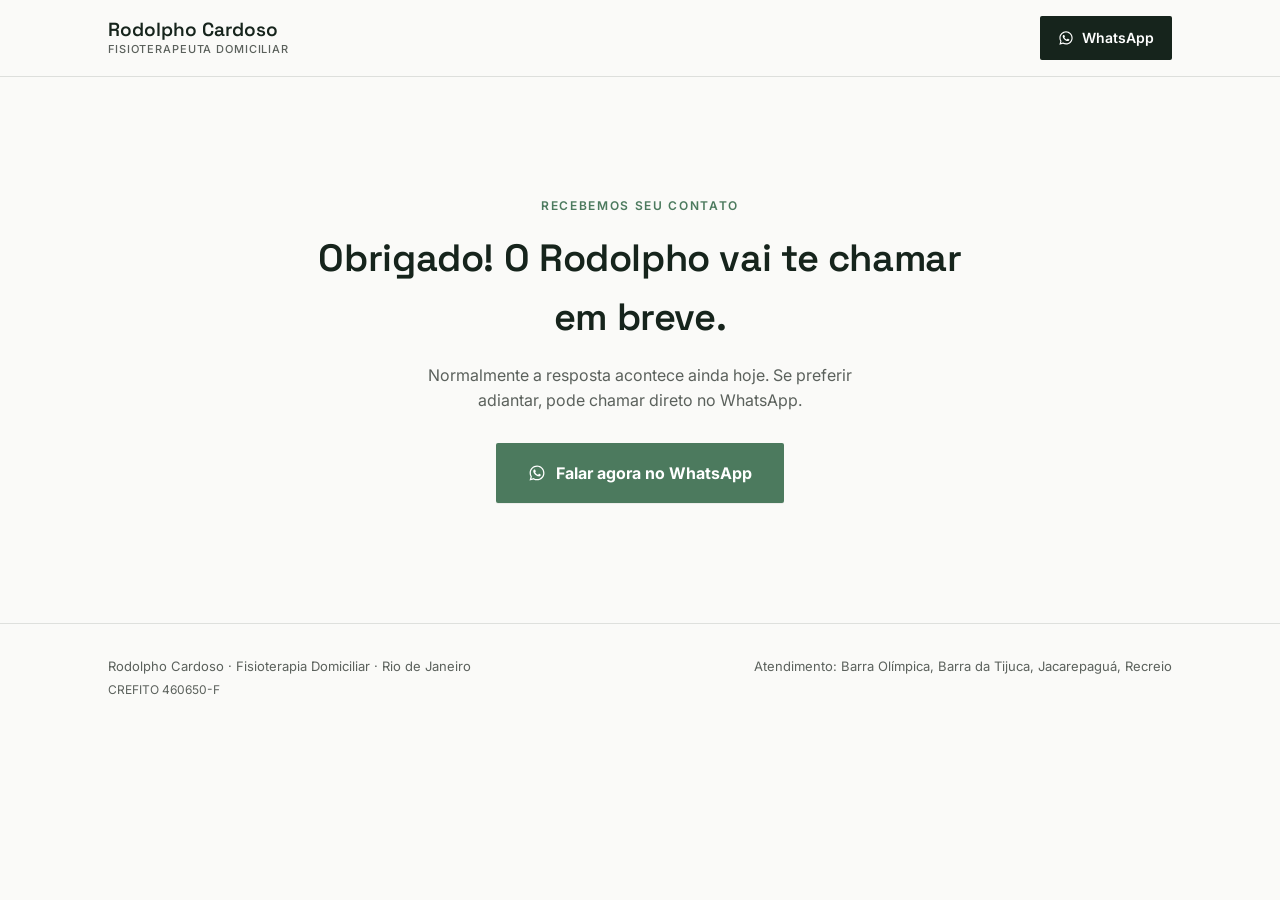
<file: obrigado.html>
<!DOCTYPE html>
<html lang="pt-BR">
<head>
  <!-- Google tag (gtag.js) -->
<script async src="https://www.googletagmanager.com/gtag/js?id=AW-18378228539"></script>
<script>
  window.dataLayer = window.dataLayer || [];
  function gtag(){dataLayer.push(arguments);}
  gtag('js', new Date());

  gtag('config', 'AW-18378228539');
</script>
  <!-- Event snippet for Clique WhatsApp conversion page
In your html page, add the snippet and call gtag_report_conversion when someone clicks on the chosen link or button. -->
<script>
function gtag_report_conversion(url) {
  var callback = function () {
    if (typeof(url) != 'undefined') {
      window.location = url;
    }
  };
  gtag('event', 'conversion', {
      'send_to': 'AW-18378228539/H8-dCIz3qeMcELuGtrtE',
      'value': 1.0,
      'currency': 'BRL',
      'event_callback': callback
  });
  return false;
}
</script>

<meta charset="UTF-8">
<meta name="viewport" content="width=device-width, initial-scale=1.0">
<title>Recebemos seu contato | Rodolpho Cardoso Fisioterapia</title>
<meta name="robots" content="noindex">
<link rel="stylesheet" href="style.css">
<link rel="icon" type="image/x-icon" href="assets/favicon.ico">
<link rel="icon" type="image/png" sizes="32x32" href="assets/favicon-32.png">
<link rel="apple-touch-icon" sizes="180x180" href="assets/apple-touch-icon.png">
</head>
<body>

<header>
  <div class="header-inner">
    <a class="wordmark" href="index.html">Rodolpho Cardoso<span>Fisioterapeuta Domiciliar</span></a>
    <a class="nav-cta" href="https://wa.me/5521983026722?text=Ol%C3%A1%2C%20Rodolpho!%20Acabei%20de%20deixar%20meus%20dados%20no%20site." onclick="return gtag_report_conversion('https://wa.me/5521983026722?text=Ol%C3%A1%2C%20Rodolpho!%20Acabei%20de%20deixar%20meus%20dados%20no%20site.');">
      <svg viewBox="0 0 24 24"><path d="M12.04 2C6.58 2 2.13 6.45 2.13 11.91c0 1.75.46 3.45 1.32 4.95L2.05 22l5.29-1.38a9.87 9.87 0 0 0 4.7 1.2h.01c5.46 0 9.9-4.45 9.9-9.91C21.96 6.45 17.5 2 12.04 2m0 18.06h-.01a8.2 8.2 0 0 1-4.18-1.14l-.3-.18-3.11.82.83-3.03-.2-.31a8.15 8.15 0 0 1-1.26-4.33c0-4.52 3.68-8.2 8.22-8.2 2.2 0 4.26.86 5.82 2.42a8.15 8.15 0 0 1 2.41 5.8c0 4.53-3.69 8.15-8.22 8.15m4.51-6.11c-.25-.12-1.47-.72-1.7-.81-.23-.08-.39-.12-.56.13-.17.24-.64.81-.78.97-.14.17-.29.19-.53.06-.25-.12-1.04-.38-1.98-1.22-.73-.65-1.23-1.45-1.37-1.7-.14-.24-.02-.37.11-.5.11-.11.25-.29.37-.43.12-.14.16-.25.25-.41.08-.17.04-.31-.02-.43-.06-.13-.56-1.35-.77-1.85-.2-.48-.41-.42-.56-.42-.14-.01-.31-.01-.48-.01-.17 0-.43.06-.66.31-.23.24-.86.84-.86 2.05s.88 2.38 1 2.54c.13.17 1.73 2.65 4.2 3.71.59.25 1.05.4 1.4.52.59.19 1.13.16 1.55.1.47-.07 1.47-.6 1.68-1.19.21-.58.21-1.08.14-1.19-.06-.11-.23-.17-.48-.29" /></svg>
      WhatsApp
    </a>
  </div>
</header>

<section class="final-cta" style="padding-top:120px;padding-bottom:120px;">
  <div class="wrap">
    <p class="eyebrow">Recebemos seu contato</p>
    <h2>Obrigado! O Rodolpho vai te chamar em breve.</h2>
    <p style="color:var(--ink-soft);font-size:16px;max-width:46ch;margin:16px auto 0;">Normalmente a resposta acontece ainda hoje. Se preferir adiantar, pode chamar direto no WhatsApp.</p>
    <a class="btn-primary" href="https://wa.me/5521983026722?text=Ol%C3%A1%2C%20Rodolpho!%20Acabei%20de%20deixar%20meus%20dados%20no%20site." onclick="return gtag_report_conversion('https://wa.me/5521983026722?text=Ol%C3%A1%2C%20Rodolpho!%20Acabei%20de%20deixar%20meus%20dados%20no%20site.');" style="margin-top:30px;">
      <svg viewBox="0 0 24 24"><path d="M12.04 2C6.58 2 2.13 6.45 2.13 11.91c0 1.75.46 3.45 1.32 4.95L2.05 22l5.29-1.38a9.87 9.87 0 0 0 4.7 1.2h.01c5.46 0 9.9-4.45 9.9-9.91C21.96 6.45 17.5 2 12.04 2m0 18.06h-.01a8.2 8.2 0 0 1-4.18-1.14l-.3-.18-3.11.82.83-3.03-.2-.31a8.15 8.15 0 0 1-1.26-4.33c0-4.52 3.68-8.2 8.22-8.2 2.2 0 4.26.86 5.82 2.42a8.15 8.15 0 0 1 2.41 5.8c0 4.53-3.69 8.15-8.22 8.15m4.51-6.11c-.25-.12-1.47-.72-1.7-.81-.23-.08-.39-.12-.56.13-.17.24-.64.81-.78.97-.14.17-.29.19-.53.06-.25-.12-1.04-.38-1.98-1.22-.73-.65-1.23-1.45-1.37-1.7-.14-.24-.02-.37.11-.5.11-.11.25-.29.37-.43.12-.14.16-.25.25-.41.08-.17.04-.31-.02-.43-.06-.13-.56-1.35-.77-1.85-.2-.48-.41-.42-.56-.42-.14-.01-.31-.01-.48-.01-.17 0-.43.06-.66.31-.23.24-.86.84-.86 2.05s.88 2.38 1 2.54c.13.17 1.73 2.65 4.2 3.71.59.25 1.05.4 1.4.52.59.19 1.13.16 1.55.1.47-.07 1.47-.6 1.68-1.19.21-.58.21-1.08.14-1.19-.06-.11-.23-.17-.48-.29" /></svg>
      Falar agora no WhatsApp
    </a>
  </div>
</section>

<footer>
  <div class="wrap footer-row">
    <span>Rodolpho Cardoso · Fisioterapia Domiciliar · Rio de Janeiro</span>
    <span>Atendimento: Barra Olímpica, Barra da Tijuca, Jacarepaguá, Recreio</span>
  </div>
  <div class="wrap footer-crefito">CREFITO 460650-F</div>
</footer>

</body>
</html>
</file>
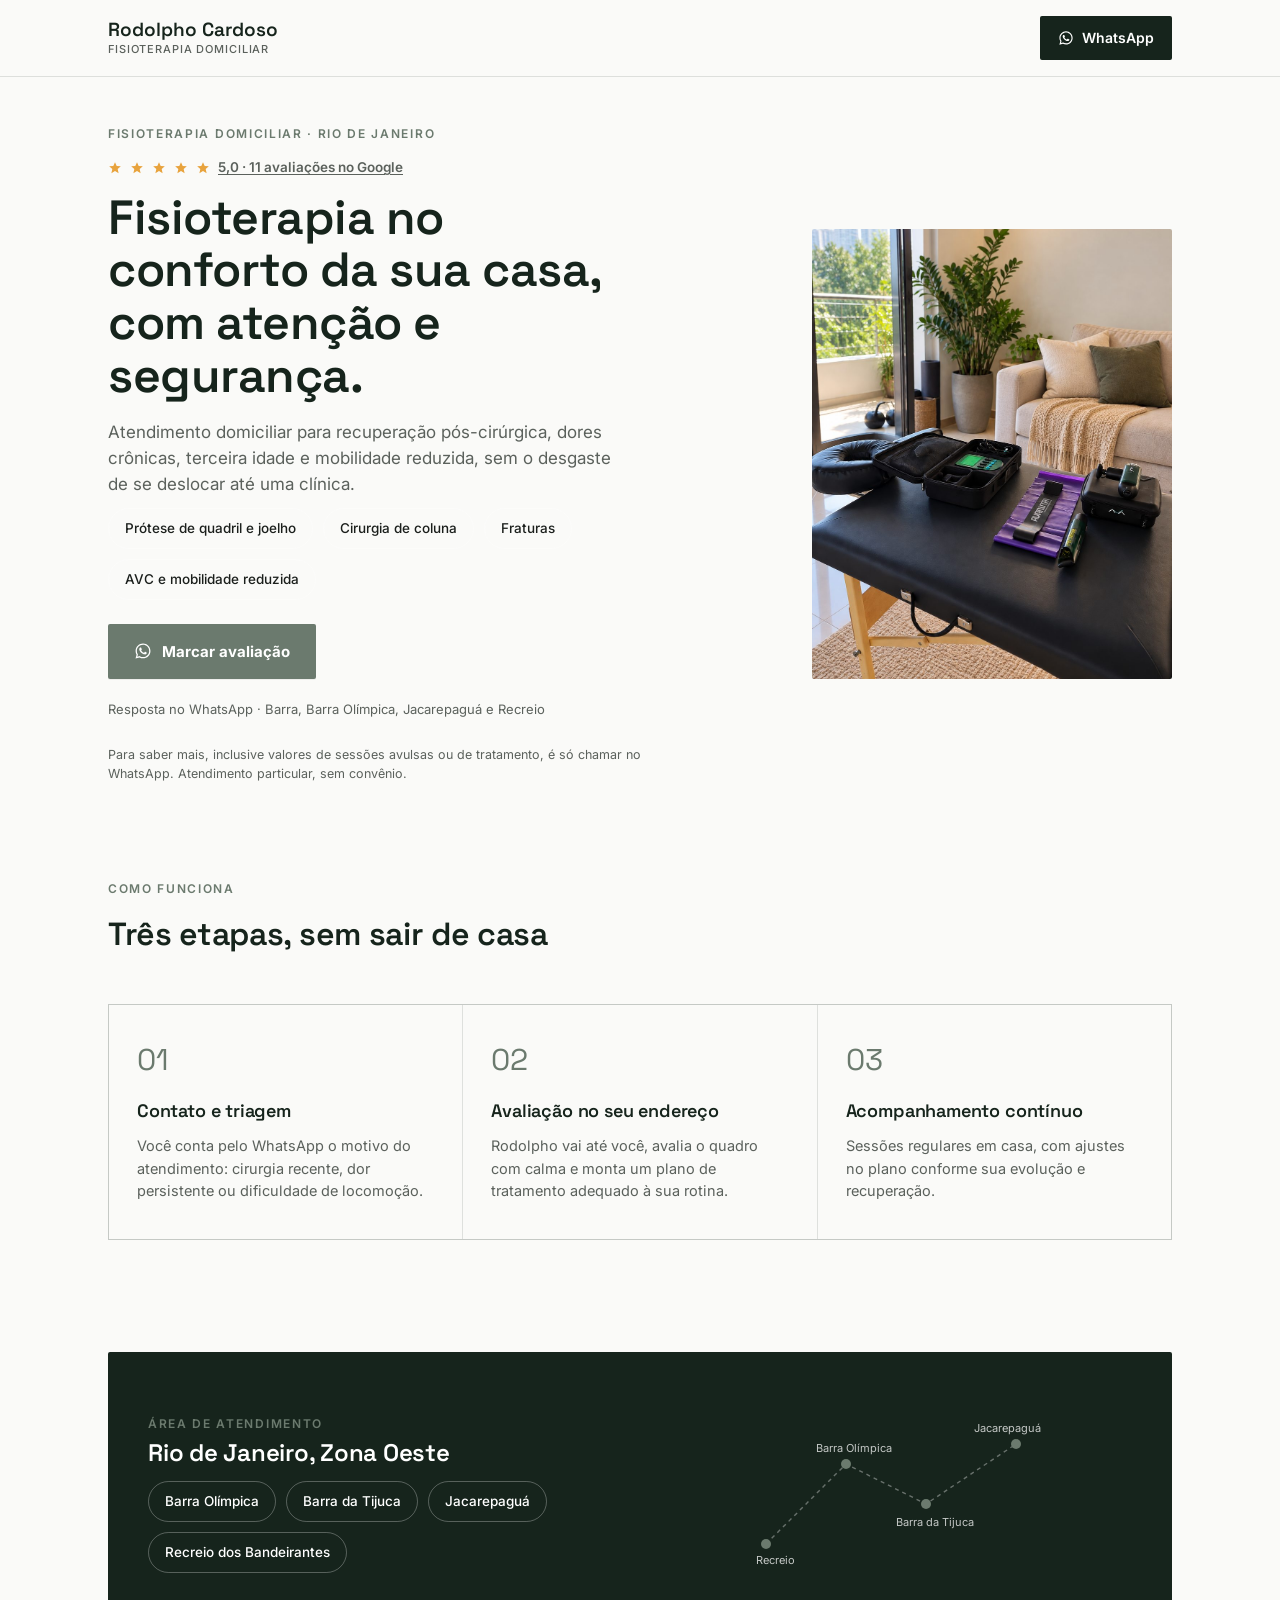
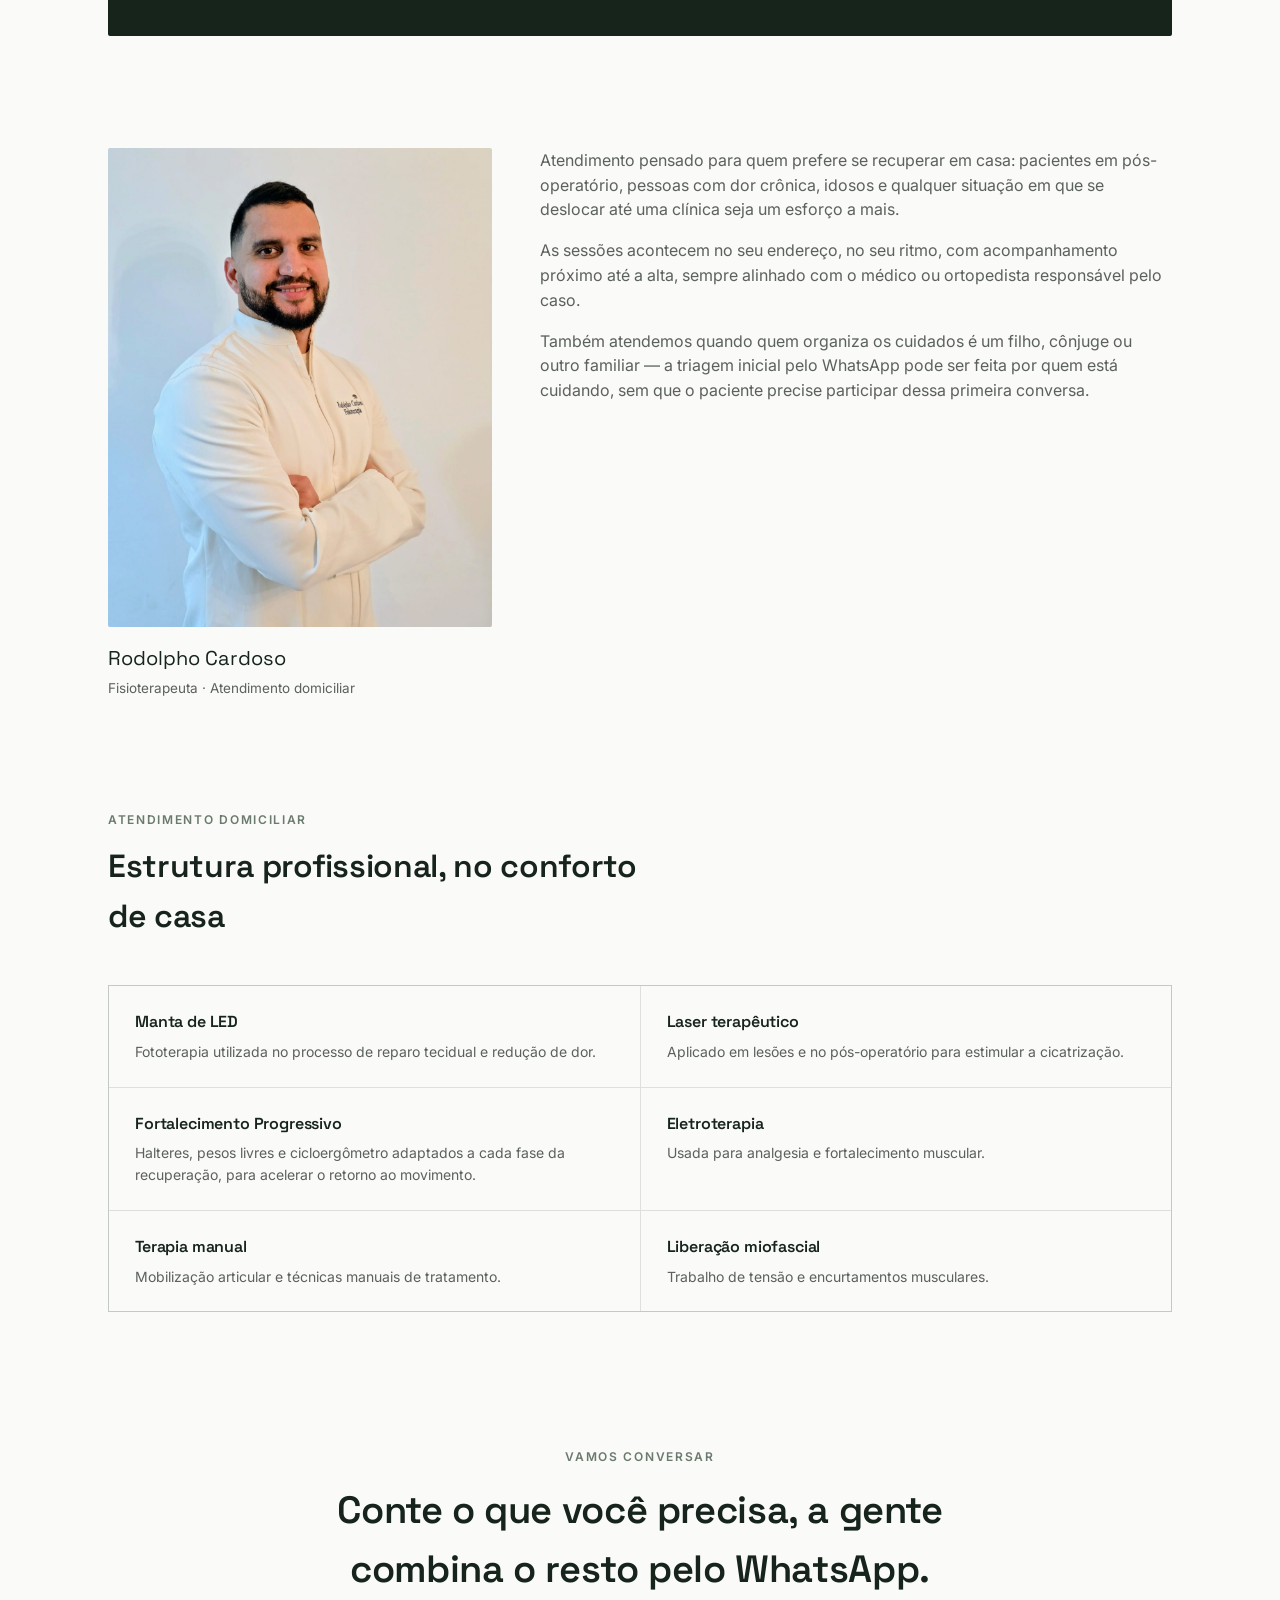
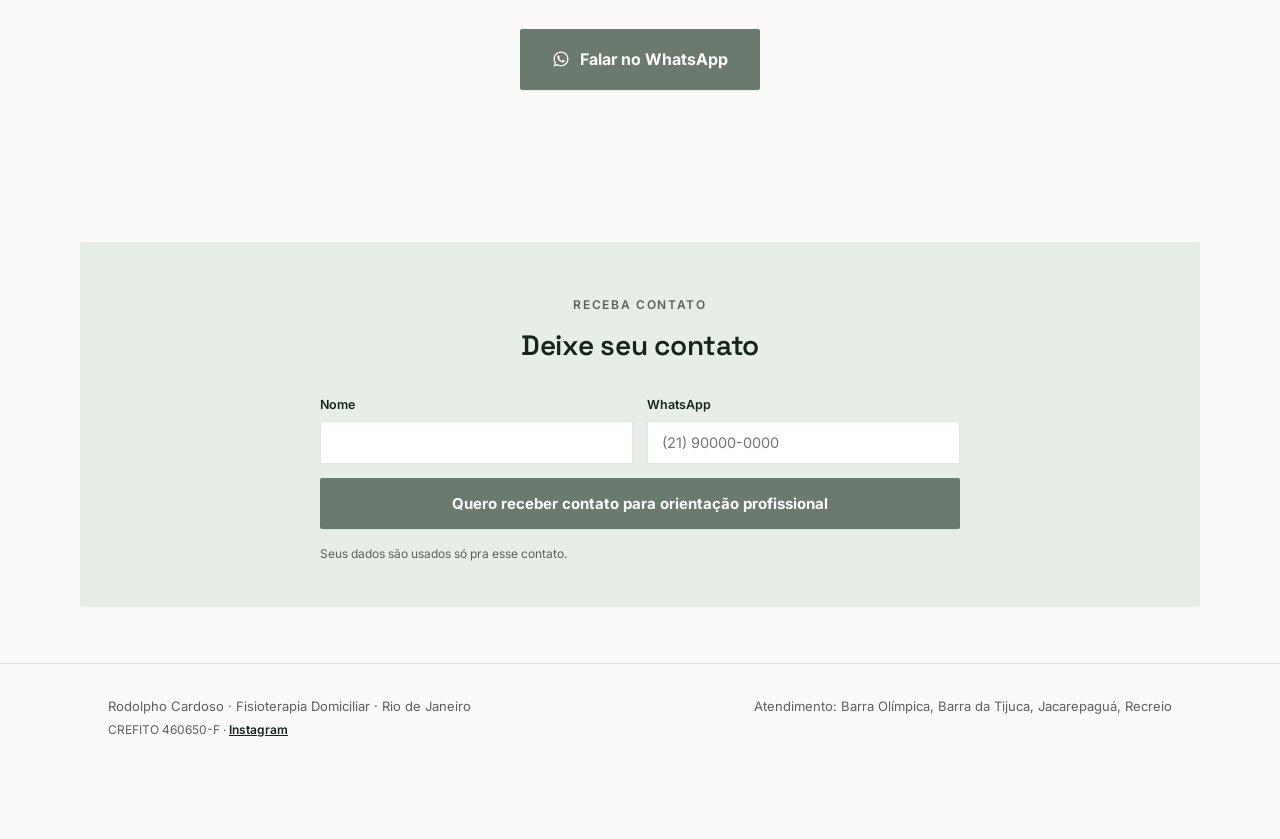
<file: tratamento.html>
<!DOCTYPE html>
<html lang="pt-BR">
<head>
  <!-- Google tag (gtag.js) -->
<script async src="https://www.googletagmanager.com/gtag/js?id=AW-18378228539"></script>
<script>
  window.dataLayer = window.dataLayer || [];
  function gtag(){dataLayer.push(arguments);}
  gtag('js', new Date());

  gtag('config', 'AW-18378228539');
</script>
  <!-- Event snippet for Clique WhatsApp conversion page
In your html page, add the snippet and call gtag_report_conversion when someone clicks on the chosen link or button. -->
<script>
function gtag_report_conversion(url) {
  var callback = function () {
    if (typeof(url) != 'undefined') {
      window.location = url;
    }
  };
  gtag('event', 'conversion', {
      'send_to': 'AW-18378228539/H8-dCIz3qeMcELuGtrtE',
      'value': 1.0,
      'currency': 'BRL',
      'event_callback': callback
  });
  return false;
}
</script>

<meta charset="UTF-8">
<meta name="viewport" content="width=device-width, initial-scale=1.0">
<title>Rodolpho Cardoso, Fisioterapia Domiciliar | Rio de Janeiro</title>
<meta name="description" content="Fisioterapia domiciliar para recuperação pós-cirúrgica, terceira idade e mobilidade reduzida na Barra, Barra Olímpica, Jacarepaguá e Recreio. Avaliação e acompanhamento no seu endereço.">
<link rel="stylesheet" href="style.css">
<link rel="icon" type="image/x-icon" href="assets/favicon.ico">
<link rel="icon" type="image/png" sizes="32x32" href="assets/favicon-32.png">
<link rel="apple-touch-icon" sizes="180x180" href="assets/apple-touch-icon.png">
</head>
<body class="tratamento">

<header>
  <div class="header-inner">
    <a class="wordmark" href="index.html">Rodolpho Cardoso<span>Fisioterapia Domiciliar</span></a>
    <a class="nav-cta" href="https://wa.me/5521983026722?text=Ol%C3%A1%2C%20Rodolpho!%20Quero%20marcar%20uma%20avalia%C3%A7%C3%A3o%20de%20fisioterapia%20domiciliar." onclick="return gtag_report_conversion('https://wa.me/5521983026722?text=Ol%C3%A1%2C%20Rodolpho!%20Quero%20marcar%20uma%20avalia%C3%A7%C3%A3o%20de%20fisioterapia%20domiciliar.');">
      <svg viewBox="0 0 24 24"><path d="M12.04 2C6.58 2 2.13 6.45 2.13 11.91c0 1.75.46 3.45 1.32 4.95L2.05 22l5.29-1.38a9.87 9.87 0 0 0 4.7 1.2h.01c5.46 0 9.9-4.45 9.9-9.91C21.96 6.45 17.5 2 12.04 2m0 18.06h-.01a8.2 8.2 0 0 1-4.18-1.14l-.3-.18-3.11.82.83-3.03-.2-.31a8.15 8.15 0 0 1-1.26-4.33c0-4.52 3.68-8.2 8.22-8.2 2.2 0 4.26.86 5.82 2.42a8.15 8.15 0 0 1 2.41 5.8c0 4.53-3.69 8.15-8.22 8.15m4.51-6.11c-.25-.12-1.47-.72-1.7-.81-.23-.08-.39-.12-.56.13-.17.24-.64.81-.78.97-.14.17-.29.19-.53.06-.25-.12-1.04-.38-1.98-1.22-.73-.65-1.23-1.45-1.37-1.7-.14-.24-.02-.37.11-.5.11-.11.25-.29.37-.43.12-.14.16-.25.25-.41.08-.17.04-.31-.02-.43-.06-.13-.56-1.35-.77-1.85-.2-.48-.41-.42-.56-.42-.14-.01-.31-.01-.48-.01-.17 0-.43.06-.66.31-.23.24-.86.84-.86 2.05s.88 2.38 1 2.54c.13.17 1.73 2.65 4.2 3.71.59.25 1.05.4 1.4.52.59.19 1.13.16 1.55.1.47-.07 1.47-.6 1.68-1.19.21-.58.21-1.08.14-1.19-.06-.11-.23-.17-.48-.29" /></svg>
      WhatsApp
    </a>
  </div>
</header>

<section class="hero">
  <div class="wrap hero-grid">
    <div>
      <p class="eyebrow">Fisioterapia domiciliar · Rio de Janeiro</p>
      <div class="trust-badge">
        <svg viewBox="0 0 24 24"><path d="M12 2l2.9 6.6 7.1.6-5.4 4.7 1.6 7-6.2-3.8-6.2 3.8 1.6-7-5.4-4.7 7.1-.6z"/></svg>
        <svg viewBox="0 0 24 24"><path d="M12 2l2.9 6.6 7.1.6-5.4 4.7 1.6 7-6.2-3.8-6.2 3.8 1.6-7-5.4-4.7 7.1-.6z"/></svg>
        <svg viewBox="0 0 24 24"><path d="M12 2l2.9 6.6 7.1.6-5.4 4.7 1.6 7-6.2-3.8-6.2 3.8 1.6-7-5.4-4.7 7.1-.6z"/></svg>
        <svg viewBox="0 0 24 24"><path d="M12 2l2.9 6.6 7.1.6-5.4 4.7 1.6 7-6.2-3.8-6.2 3.8 1.6-7-5.4-4.7 7.1-.6z"/></svg>
        <svg viewBox="0 0 24 24"><path d="M12 2l2.9 6.6 7.1.6-5.4 4.7 1.6 7-6.2-3.8-6.2 3.8 1.6-7-5.4-4.7 7.1-.6z"/></svg>
        <a href="https://maps.app.goo.gl/9BTiEdinHm83BZe49" target="_blank" rel="noopener">5,0 · 11 avaliações no Google</a>
      </div>
      <h1>Fisioterapia no conforto da sua casa, com atenção e segurança.</h1>
      <p class="lede">Atendimento domiciliar para recuperação pós-cirúrgica, dores crônicas, terceira idade e mobilidade reduzida, sem o desgaste de se deslocar até uma clínica.</p>
      <div class="chip-list">
        <span class="chip">Prótese de quadril e joelho</span>
        <span class="chip">Cirurgia de coluna</span>
        <span class="chip">Fraturas</span>
        <span class="chip">AVC e mobilidade reduzida</span>
      </div>
      <div class="hero-actions">
        <a class="btn-primary" href="https://wa.me/5521983026722?text=Ol%C3%A1%2C%20Rodolpho!%20Quero%20marcar%20uma%20avalia%C3%A7%C3%A3o%20de%20fisioterapia%20domiciliar." onclick="return gtag_report_conversion('https://wa.me/5521983026722?text=Ol%C3%A1%2C%20Rodolpho!%20Quero%20marcar%20uma%20avalia%C3%A7%C3%A3o%20de%20fisioterapia%20domiciliar.');">
          <svg viewBox="0 0 24 24"><path d="M12.04 2C6.58 2 2.13 6.45 2.13 11.91c0 1.75.46 3.45 1.32 4.95L2.05 22l5.29-1.38a9.87 9.87 0 0 0 4.7 1.2h.01c5.46 0 9.9-4.45 9.9-9.91C21.96 6.45 17.5 2 12.04 2m0 18.06h-.01a8.2 8.2 0 0 1-4.18-1.14l-.3-.18-3.11.82.83-3.03-.2-.31a8.15 8.15 0 0 1-1.26-4.33c0-4.52 3.68-8.2 8.22-8.2 2.2 0 4.26.86 5.82 2.42a8.15 8.15 0 0 1 2.41 5.8c0 4.53-3.69 8.15-8.22 8.15m4.51-6.11c-.25-.12-1.47-.72-1.7-.81-.23-.08-.39-.12-.56.13-.17.24-.64.81-.78.97-.14.17-.29.19-.53.06-.25-.12-1.04-.38-1.98-1.22-.73-.65-1.23-1.45-1.37-1.7-.14-.24-.02-.37.11-.5.11-.11.25-.29.37-.43.12-.14.16-.25.25-.41.08-.17.04-.31-.02-.43-.06-.13-.56-1.35-.77-1.85-.2-.48-.41-.42-.56-.42-.14-.01-.31-.01-.48-.01-.17 0-.43.06-.66.31-.23.24-.86.84-.86 2.05s.88 2.38 1 2.54c.13.17 1.73 2.65 4.2 3.71.59.25 1.05.4 1.4.52.59.19 1.13.16 1.55.1.47-.07 1.47-.6 1.68-1.19.21-.58.21-1.08.14-1.19-.06-.11-.23-.17-.48-.29" /></svg>
          Marcar avaliação
        </a>
        <span class="hero-note">Resposta no WhatsApp · Barra, Barra Olímpica, Jacarepaguá e Recreio</span>
        <span class="hero-note pricing-note">Para saber mais, inclusive valores de sessões avulsas ou de tratamento, é só chamar no WhatsApp. Atendimento particular, sem convênio.</span>
      </div>
    </div>
    <img class="hero-photo" src="assets/atendimento-domiciliar-sala.jpg" alt="Estrutura completa de atendimento levada por Rodolpho Cardoso até o paciente" loading="eager" decoding="async">
  </div>
</section>

<section id="como-funciona">
  <div class="wrap">
    <div class="section-head">
      <p class="eyebrow">Como funciona</p>
      <h2>Três etapas, sem sair de casa</h2>
    </div>
    <div class="steps">
      <div class="step">
        <div class="step-num">01</div>
        <h3>Contato e triagem</h3>
        <p>Você conta pelo WhatsApp o motivo do atendimento: cirurgia recente, dor persistente ou dificuldade de locomoção.</p>
      </div>
      <div class="step">
        <div class="step-num">02</div>
        <h3>Avaliação no seu endereço</h3>
        <p>Rodolpho vai até você, avalia o quadro com calma e monta um plano de tratamento adequado à sua rotina.</p>
      </div>
      <div class="step">
        <div class="step-num">03</div>
        <h3>Acompanhamento contínuo</h3>
        <p>Sessões regulares em casa, com ajustes no plano conforme sua evolução e recuperação.</p>
      </div>
    </div>
  </div>
</section>

<section id="area">
  <div class="wrap">
    <div class="area-panel">
      <div>
        <p class="eyebrow">Área de atendimento</p>
        <h2>Rio de Janeiro, Zona Oeste</h2>
        <div class="chip-list">
          <span class="chip">Barra Olímpica</span>
          <span class="chip">Barra da Tijuca</span>
          <span class="chip">Jacarepaguá</span>
          <span class="chip">Recreio dos Bandeirantes</span>
        </div>
      </div>
      <div class="area-map" aria-hidden="true">
        <svg viewBox="0 0 300 180">
          <path d="M20 140 L100 60 L180 100 L270 40"/>
          <circle cx="20" cy="140" r="5"/>
          <circle cx="100" cy="60" r="5"/>
          <circle cx="180" cy="100" r="5"/>
          <circle cx="270" cy="40" r="5"/>
          <text class="dot-label" x="10" y="160">Recreio</text>
          <text class="dot-label" x="70" y="48">Barra Olímpica</text>
          <text class="dot-label" x="150" y="122">Barra da Tijuca</text>
          <text class="dot-label" x="228" y="28">Jacarepaguá</text>
        </svg>
      </div>
    </div>
  </div>
</section>

<section id="sobre">
  <div class="wrap about">
    <div>
      <img class="about-photo" src="assets/rodolpho-jaleco-tratamento.jpg" alt="Rodolpho Cardoso, fisioterapeuta" loading="lazy" decoding="async">
      <div class="about-name">Rodolpho Cardoso</div>
      <div class="about-role">Fisioterapeuta · Atendimento domiciliar</div>
    </div>
    <div class="about-copy">
      <p>Atendimento pensado para quem prefere se recuperar em casa: pacientes em pós-operatório, pessoas com dor crônica, idosos e qualquer situação em que se deslocar até uma clínica seja um esforço a mais.</p>
      <p>As sessões acontecem no seu endereço, no seu ritmo, com acompanhamento próximo até a alta, sempre alinhado com o médico ou ortopedista responsável pelo caso.</p>
      <p>Também atendemos quando quem organiza os cuidados é um filho, cônjuge ou outro familiar — a triagem inicial pelo WhatsApp pode ser feita por quem está cuidando, sem que o paciente precise participar dessa primeira conversa.</p>
    </div>
  </div>
</section>

<section id="estrutura">
  <div class="wrap">
    <div class="section-head">
      <p class="eyebrow">Atendimento domiciliar</p>
      <h2>Estrutura profissional, no conforto de casa</h2>
    </div>
    <div class="equip-grid">
      <div class="equip-item">
        <h3>Manta de LED</h3>
        <p>Fototerapia utilizada no processo de reparo tecidual e redução de dor.</p>
      </div>
      <div class="equip-item">
        <h3>Laser terapêutico</h3>
        <p>Aplicado em lesões e no pós-operatório para estimular a cicatrização.</p>
      </div>
      <div class="equip-item">
        <h3>Fortalecimento Progressivo</h3>
        <p>Halteres, pesos livres e cicloergômetro adaptados a cada fase da recuperação, para acelerar o retorno ao movimento.</p>
      </div>
      <div class="equip-item">
        <h3>Eletroterapia</h3>
        <p>Usada para analgesia e fortalecimento muscular.</p>
      </div>
      <div class="equip-item">
        <h3>Terapia manual</h3>
        <p>Mobilização articular e técnicas manuais de tratamento.</p>
      </div>
      <div class="equip-item">
        <h3>Liberação miofascial</h3>
        <p>Trabalho de tensão e encurtamentos musculares.</p>
      </div>
    </div>
  </div>
</section>

<section class="final-cta">
  <div class="wrap">
    <p class="eyebrow">Vamos conversar</p>
    <h2>Conte o que você precisa, a gente combina o resto pelo WhatsApp.</h2>
    <a class="btn-primary" href="https://wa.me/5521983026722?text=Ol%C3%A1%2C%20Rodolpho!%20Quero%20marcar%20uma%20avalia%C3%A7%C3%A3o%20de%20fisioterapia%20domiciliar." onclick="return gtag_report_conversion('https://wa.me/5521983026722?text=Ol%C3%A1%2C%20Rodolpho!%20Quero%20marcar%20uma%20avalia%C3%A7%C3%A3o%20de%20fisioterapia%20domiciliar.');">
      <svg viewBox="0 0 24 24"><path d="M12.04 2C6.58 2 2.13 6.45 2.13 11.91c0 1.75.46 3.45 1.32 4.95L2.05 22l5.29-1.38a9.87 9.87 0 0 0 4.7 1.2h.01c5.46 0 9.9-4.45 9.9-9.91C21.96 6.45 17.5 2 12.04 2m0 18.06h-.01a8.2 8.2 0 0 1-4.18-1.14l-.3-.18-3.11.82.83-3.03-.2-.31a8.15 8.15 0 0 1-1.26-4.33c0-4.52 3.68-8.2 8.22-8.2 2.2 0 4.26.86 5.82 2.42a8.15 8.15 0 0 1 2.41 5.8c0 4.53-3.69 8.15-8.22 8.15m4.51-6.11c-.25-.12-1.47-.72-1.7-.81-.23-.08-.39-.12-.56.13-.17.24-.64.81-.78.97-.14.17-.29.19-.53.06-.25-.12-1.04-.38-1.98-1.22-.73-.65-1.23-1.45-1.37-1.7-.14-.24-.02-.37.11-.5.11-.11.25-.29.37-.43.12-.14.16-.25.25-.41.08-.17.04-.31-.02-.43-.06-.13-.56-1.35-.77-1.85-.2-.48-.41-.42-.56-.42-.14-.01-.31-.01-.48-.01-.17 0-.43.06-.66.31-.23.24-.86.84-.86 2.05s.88 2.38 1 2.54c.13.17 1.73 2.65 4.2 3.71.59.25 1.05.4 1.4.52.59.19 1.13.16 1.55.1.47-.07 1.47-.6 1.68-1.19.21-.58.21-1.08.14-1.19-.06-.11-.23-.17-.48-.29" /></svg>
      Falar no WhatsApp
    </a>
  </div>
</section>

<section id="contato-form">
  <div class="wrap lead-capture">
    <p class="eyebrow">Receba contato</p>
    <h2>Deixe seu contato</h2>
    <form class="lead-form" id="lead-form" action="https://formspree.io/f/xvkoaknw" method="POST">
      <input type="hidden" name="_subject" value="Novo lead do site — Tratamento">
      <div>
        <label for="nome">Nome</label>
        <input type="text" id="nome" name="Nome" required>
      </div>
      <div>
        <label for="whatsapp">WhatsApp</label>
        <input type="tel" id="whatsapp" name="WhatsApp" placeholder="(21) 90000-0000" required>
      </div>
      <div class="full">
        <button class="btn-primary" type="submit" style="width:100%;">Quero receber contato para orientação profissional</button>
      </div>
      <span class="lead-form-note">Seus dados são usados só pra esse contato.</span>
    </form>
  </div>
</section>
<script>
document.getElementById('lead-form').addEventListener('submit', function(e){
  e.preventDefault();
  var form = e.target;
  fetch(form.action, {
    method: 'POST',
    body: new FormData(form),
    headers: {'Accept':'application/json'}
  }).then(function(response){
    if (response.ok) {
      window.location.href = 'obrigado.html';
    } else {
      alert('Não foi possível enviar agora. Tenta de novo ou chama no WhatsApp.');
    }
  }).catch(function(){
    alert('Não foi possível enviar agora. Tenta de novo ou chama no WhatsApp.');
  });
});
</script>

<footer>
  <div class="wrap footer-row">
    <span>Rodolpho Cardoso · Fisioterapia Domiciliar · Rio de Janeiro</span>
    <span>Atendimento: Barra Olímpica, Barra da Tijuca, Jacarepaguá, Recreio</span>
  </div>
  <div class="wrap footer-crefito">CREFITO 460650-F · <a href="https://www.instagram.com/rodolpho.fisio/" target="_blank" rel="noopener" style="color:var(--forest-900);text-decoration:underline;font-weight:600;">Instagram</a></div>
</footer>

<div class="sticky-cta">
  <a href="https://wa.me/5521983026722?text=Ol%C3%A1%2C%20Rodolpho!%20Quero%20marcar%20uma%20avalia%C3%A7%C3%A3o%20de%20fisioterapia%20domiciliar." onclick="return gtag_report_conversion('https://wa.me/5521983026722?text=Ol%C3%A1%2C%20Rodolpho!%20Quero%20marcar%20uma%20avalia%C3%A7%C3%A3o%20de%20fisioterapia%20domiciliar.');">
    <svg viewBox="0 0 24 24"><path d="M12.04 2C6.58 2 2.13 6.45 2.13 11.91c0 1.75.46 3.45 1.32 4.95L2.05 22l5.29-1.38a9.87 9.87 0 0 0 4.7 1.2h.01c5.46 0 9.9-4.45 9.9-9.91C21.96 6.45 17.5 2 12.04 2m0 18.06h-.01a8.2 8.2 0 0 1-4.18-1.14l-.3-.18-3.11.82.83-3.03-.2-.31a8.15 8.15 0 0 1-1.26-4.33c0-4.52 3.68-8.2 8.22-8.2 2.2 0 4.26.86 5.82 2.42a8.15 8.15 0 0 1 2.41 5.8c0 4.53-3.69 8.15-8.22 8.15m4.51-6.11c-.25-.12-1.47-.72-1.7-.81-.23-.08-.39-.12-.56.13-.17.24-.64.81-.78.97-.14.17-.29.19-.53.06-.25-.12-1.04-.38-1.98-1.22-.73-.65-1.23-1.45-1.37-1.7-.14-.24-.02-.37.11-.5.11-.11.25-.29.37-.43.12-.14.16-.25.25-.41.08-.17.04-.31-.02-.43-.06-.13-.56-1.35-.77-1.85-.2-.48-.41-.42-.56-.42-.14-.01-.31-.01-.48-.01-.17 0-.43.06-.66.31-.23.24-.86.84-.86 2.05s.88 2.38 1 2.54c.13.17 1.73 2.65 4.2 3.71.59.25 1.05.4 1.4.52.59.19 1.13.16 1.55.1.47-.07 1.47-.6 1.68-1.19.21-.58.21-1.08.14-1.19-.06-.11-.23-.17-.48-.29" /></svg>
    Falar no WhatsApp agora
  </a>
</div>

</body>
</html>
</file>
<file: style.css>
@import url('https://fonts.googleapis.com/css2?family=Space+Grotesk:wght@500;600;700&family=Inter:wght@400;500;600;700&display=swap');

:root{
  --bg:#FAFAF8;
  --ink:#1B1F1C;
  --ink-soft:#5B615C;
  --forest-900:#16241C;
  --forest-700:#2C4636;
  --sage-100:#E7EEE8;
  --line:rgba(22,36,28,0.12);
  --accent:#4C7A5E;
  --accent-soft:#DCE8DF;
  --radius:2px;
}

body.tratamento{
  --accent:#6B7A6E;
  --accent-soft:#E7EAE7;
}

*{box-sizing:border-box;}
html{scroll-behavior:smooth;}
body{
  margin:0;
  background:var(--bg);
  color:var(--ink);
  font-family:'Inter',sans-serif;
  font-size:16px;
  line-height:1.55;
  -webkit-font-smoothing:antialiased;
}
h1,h2,h3{
  font-family:'Space Grotesk',sans-serif;
  font-weight:600;
  letter-spacing:-0.01em;
  margin:0;
  color:var(--forest-900);
}
p{margin:0;}
a{color:inherit;text-decoration:none;}
img{max-width:100%;display:block;}

.eyebrow{
  font-family:'Inter',sans-serif;
  font-size:12px;
  font-weight:600;
  letter-spacing:0.14em;
  text-transform:uppercase;
  color:var(--accent);
}

.wrap{
  max-width:1120px;
  margin:0 auto;
  padding:0 28px;
}

/* Header */
header{
  position:sticky;top:0;z-index:40;
  background:rgba(250,250,248,0.92);
  backdrop-filter:blur(6px);
  border-bottom:1px solid var(--line);
}
.header-inner{
  display:flex;align-items:center;justify-content:space-between;
  padding:16px 28px;
  max-width:1120px;margin:0 auto;
}
.wordmark{
  font-family:'Space Grotesk',sans-serif;
  font-size:19px;font-weight:600;color:var(--forest-900);
  line-height:1.1;
}
.wordmark span{
  display:block;font-family:'Inter',sans-serif;font-size:11px;font-weight:500;
  letter-spacing:0.08em;text-transform:uppercase;color:var(--ink-soft);margin-top:2px;
}
.nav-cta{
  display:inline-flex;align-items:center;gap:8px;
  background:var(--forest-900);color:#fff;
  padding:11px 18px;border-radius:var(--radius);
  font-size:14px;font-weight:600;
  transition:background .18s ease;
}
.nav-cta:hover{background:var(--accent);}
.nav-cta svg{width:16px;height:16px;fill:#fff;}

.trust-badge{
  display:inline-flex;align-items:center;gap:8px;
  font-size:13.5px;font-weight:600;color:var(--ink-soft);
  margin-top:14px;
}
.trust-badge svg{width:14px;height:14px;fill:#E8A33D;}
.trust-badge a{text-decoration:underline;text-underline-offset:2px;}

/* Hero */
.hero{
  padding:48px 0 40px;
  position:relative;
  overflow:hidden;
}
.hero-grid{
  display:grid;grid-template-columns:1.15fr 1fr;gap:56px;align-items:center;
}
.hero h1{
  font-size:clamp(32px,4.4vw,48px);
  line-height:1.1;
  margin-top:10px;
}
.hero p.lede{
  font-size:17px;
  color:var(--ink-soft);
  margin-top:16px;
  max-width:46ch;
}
.hero-actions{
  margin-top:24px;
  display:flex;align-items:center;gap:20px;flex-wrap:wrap;
}
.btn-primary{
  display:inline-flex;align-items:center;gap:10px;
  background:var(--accent);color:#fff;
  padding:16px 26px;border-radius:var(--radius);
  font-size:15px;font-weight:700;
  transition:transform .15s ease, box-shadow .15s ease;
  box-shadow:0 1px 0 rgba(0,0,0,0.05);
}
.btn-primary:hover{transform:translateY(-1px);}
.btn-primary svg{width:18px;height:18px;fill:#fff;}
.hero-note{font-size:13px;color:var(--ink-soft);}
.pricing-note{display:block;margin-top:6px;font-size:12.5px;}

.pulse-wrap{
  aspect-ratio:1/1;max-width:420px;margin-left:auto;
}
.pulse-wrap svg{width:100%;height:100%;}
.hero-photo{
  width:100%;
  max-width:360px;
  aspect-ratio:4/5;
  object-fit:cover;
  border-radius:var(--radius);
  margin-left:auto;
  background:var(--sage-100);
}
.pulse-line{
  fill:none;stroke:var(--forest-700);stroke-width:2.5;
  stroke-linecap:round;stroke-linejoin:round;
  stroke-dasharray:900;stroke-dashoffset:900;
  animation:draw 2.2s ease forwards .2s;
}
.pulse-line.accent{stroke:var(--accent);stroke-width:3;}
@keyframes draw{to{stroke-dashoffset:0;}}
@media (prefers-reduced-motion:reduce){
  .pulse-line{animation:none;stroke-dashoffset:0;}
}

/* Section shell */
section{padding:56px 0;}
.section-head{max-width:56ch;margin-bottom:44px;}
.section-head h2{font-size:clamp(26px,3vw,32px);margin-top:12px;}
.divider{border:none;border-top:1px solid var(--line);}

/* Steps */
.steps{
  display:grid;grid-template-columns:repeat(3,1fr);gap:1px;
  background:var(--line);
  border:1px solid var(--line);
}
.step{
  background:var(--bg);
  padding:32px 28px 36px;
}
.step-num{
  font-family:'Space Grotesk',sans-serif;font-size:30px;color:var(--accent);
  margin-bottom:14px;
}
.step h3{font-size:18px;margin-bottom:10px;}
.step p{color:var(--ink-soft);font-size:14.5px;}

/* Area */
.area-panel{
  background:var(--forest-900);
  color:#fff;
  padding:52px 40px;
  border-radius:var(--radius);
  display:grid;grid-template-columns:1fr 1fr;gap:40px;align-items:center;
}
.area-panel h2{color:#fff;}
.area-panel .eyebrow{color:var(--accent);}
.chip-list{display:flex;flex-wrap:wrap;gap:10px;margin-top:10px;}
.chip{
  border:1px solid rgba(255,255,255,0.28);
  padding:9px 16px;border-radius:999px;
  font-size:13.5px;font-weight:500;
}
.area-map{position:relative;height:180px;}
.area-map svg{width:100%;height:100%;}
.area-map circle{fill:var(--accent);}
.area-map .dot-label{font-family:'Inter',sans-serif;font-size:11px;fill:rgba(255,255,255,0.75);}
.area-map path{stroke:rgba(255,255,255,0.35);stroke-width:1.4;fill:none;stroke-dasharray:4 4;}

/* About */
.about{display:grid;grid-template-columns:0.85fr 1.4fr;gap:48px;align-items:start;}
.about-photo{
  width:100%;
  aspect-ratio:4/5;
  object-fit:cover;
  border-radius:var(--radius);
  background:var(--sage-100);
}
.about-name{font-family:'Space Grotesk',sans-serif;font-size:20px;color:var(--forest-900);margin-top:16px;}
.about-role{font-size:13.5px;color:var(--ink-soft);margin-top:4px;}
.about-copy p{color:var(--ink-soft);font-size:16px;margin-bottom:16px;}
.about-copy p:last-child{margin-bottom:0;}

/* Equipment / structure */
.equip-grid{
  display:grid;grid-template-columns:1fr 1fr;gap:1px;
  background:var(--line);
  border:1px solid var(--line);
}
.equip-item{
  background:var(--bg);
  padding:24px 26px;
}
.equip-item h3{font-size:16px;margin-bottom:6px;}
.equip-item p{color:var(--ink-soft);font-size:14px;}
@media (max-width:860px){
  .equip-grid{grid-template-columns:1fr;}
}

/* Athlete section */
.athlete-copy{max-width:62ch;margin-bottom:32px;}
.athlete-copy p{color:var(--ink-soft);font-size:16px;}
.athlete-grid{display:grid;grid-template-columns:1fr 1fr;gap:16px;}
.athlete-grid img{
  width:100%;height:340px;object-fit:cover;
  border-radius:var(--radius);
}
@media (max-width:860px){
  .athlete-grid{grid-template-columns:1fr;}
  .athlete-grid img{height:280px;}
}

/* Lead capture */
.lead-capture{
  background:var(--sage-100);
  border-radius:var(--radius);
  padding:44px 32px;
  text-align:center;
}
.lead-capture .eyebrow{display:flex;justify-content:center;}
.lead-capture h2{margin-top:10px;font-size:clamp(22px,3vw,28px);}
.lead-capture > p{color:var(--ink-soft);margin-top:10px;max-width:52ch;margin-left:auto;margin-right:auto;}
.lead-form{
  margin-top:28px;
  display:grid;
  grid-template-columns:1fr 1fr;
  gap:14px;
  max-width:640px;
  margin-left:auto;margin-right:auto;
  text-align:left;
}
.lead-form .full{grid-column:1/-1;}
.lead-form label{
  display:block;font-size:12.5px;font-weight:600;color:var(--forest-900);
  margin-bottom:6px;
}
.lead-form input, .lead-form select{
  width:100%;
  padding:12px 14px;
  border:1px solid var(--line);
  border-radius:var(--radius);
  font-family:'Inter',sans-serif;
  font-size:14.5px;
  background:#fff;
  color:var(--ink);
}
.lead-form input:focus, .lead-form select:focus{
  outline:2px solid var(--accent);
  outline-offset:1px;
}
.lead-form button.btn-primary{
  border:none;cursor:pointer;justify-content:center;
  font-family:'Inter',sans-serif;
}
.lead-form-note{
  grid-column:1/-1;
  font-size:12px;color:var(--ink-soft);margin-top:2px;
}
@media (max-width:600px){
  .lead-form{grid-template-columns:1fr;}
}

/* Final CTA */
.final-cta{
  text-align:center;
  padding:80px 0 96px;
}
.final-cta h2{font-size:clamp(28px,4vw,38px);max-width:26ch;margin:14px auto 0;}
.final-cta .btn-primary{margin-top:30px;padding:18px 32px;font-size:16px;}

footer{
  border-top:1px solid var(--line);
  padding:32px 0 100px;
  font-size:13px;color:var(--ink-soft);
}
.footer-row{display:flex;justify-content:space-between;flex-wrap:wrap;gap:12px;}
.footer-crefito{font-size:12px;color:var(--ink-soft);margin-top:4px;}

/* Sticky mobile CTA */
.sticky-cta{
  position:fixed;left:0;right:0;bottom:0;z-index:50;
  background:var(--forest-900);
  padding:14px 20px;
  display:none;
  align-items:center;justify-content:center;gap:10px;
}
.sticky-cta a{
  color:#fff;font-weight:700;font-size:14.5px;
  display:flex;align-items:center;gap:8px;
}
.sticky-cta svg{width:18px;height:18px;fill:var(--accent);}

@media (max-width:860px){
  .hero-grid{grid-template-columns:1fr;}
  .pulse-wrap{max-width:280px;margin:0 auto;}
  .hero-photo{max-width:280px;margin:0 auto;}
  .steps{grid-template-columns:1fr;}
  .area-panel{grid-template-columns:1fr;padding:36px 24px;}
  .about{grid-template-columns:1fr;}
  .about-photo{max-width:260px;margin:0 auto;}
  .sticky-cta{display:flex;}
  section{padding:52px 0;}
  footer{padding-bottom:110px;}
}
</file>
